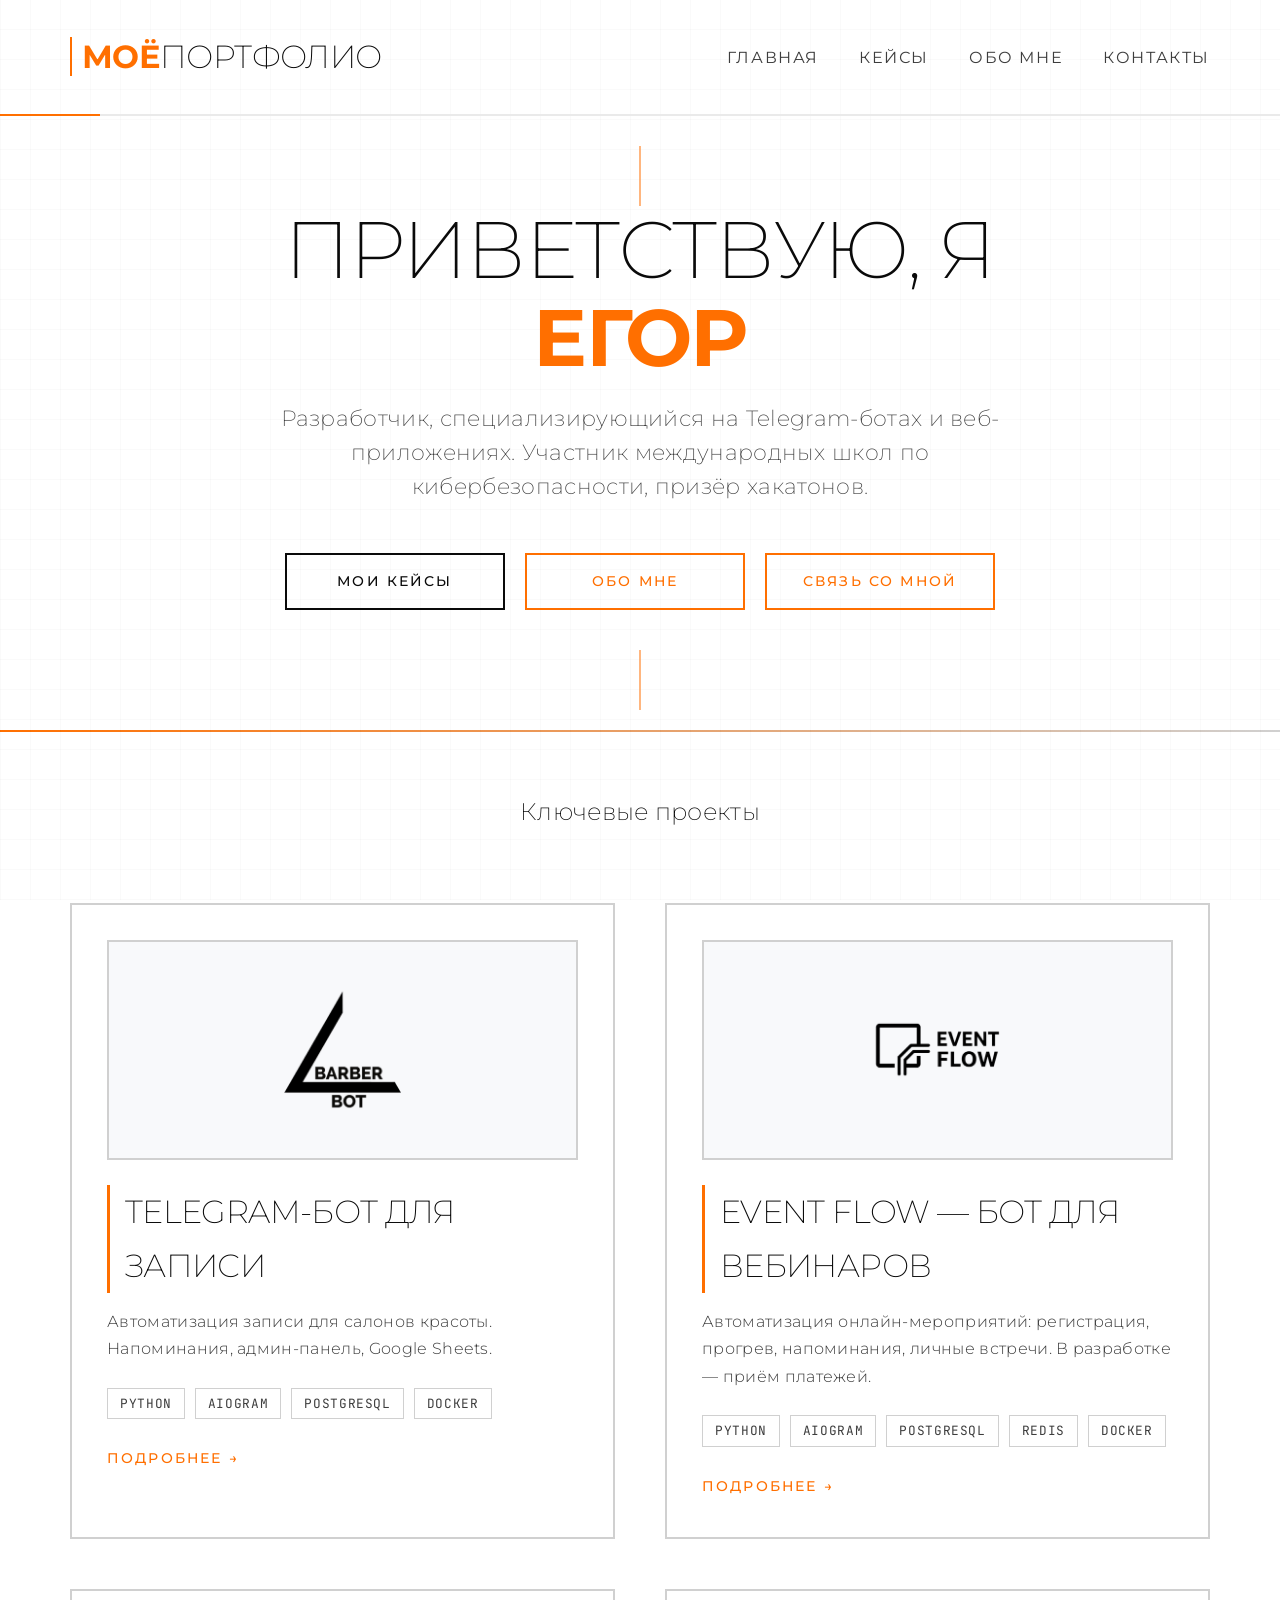
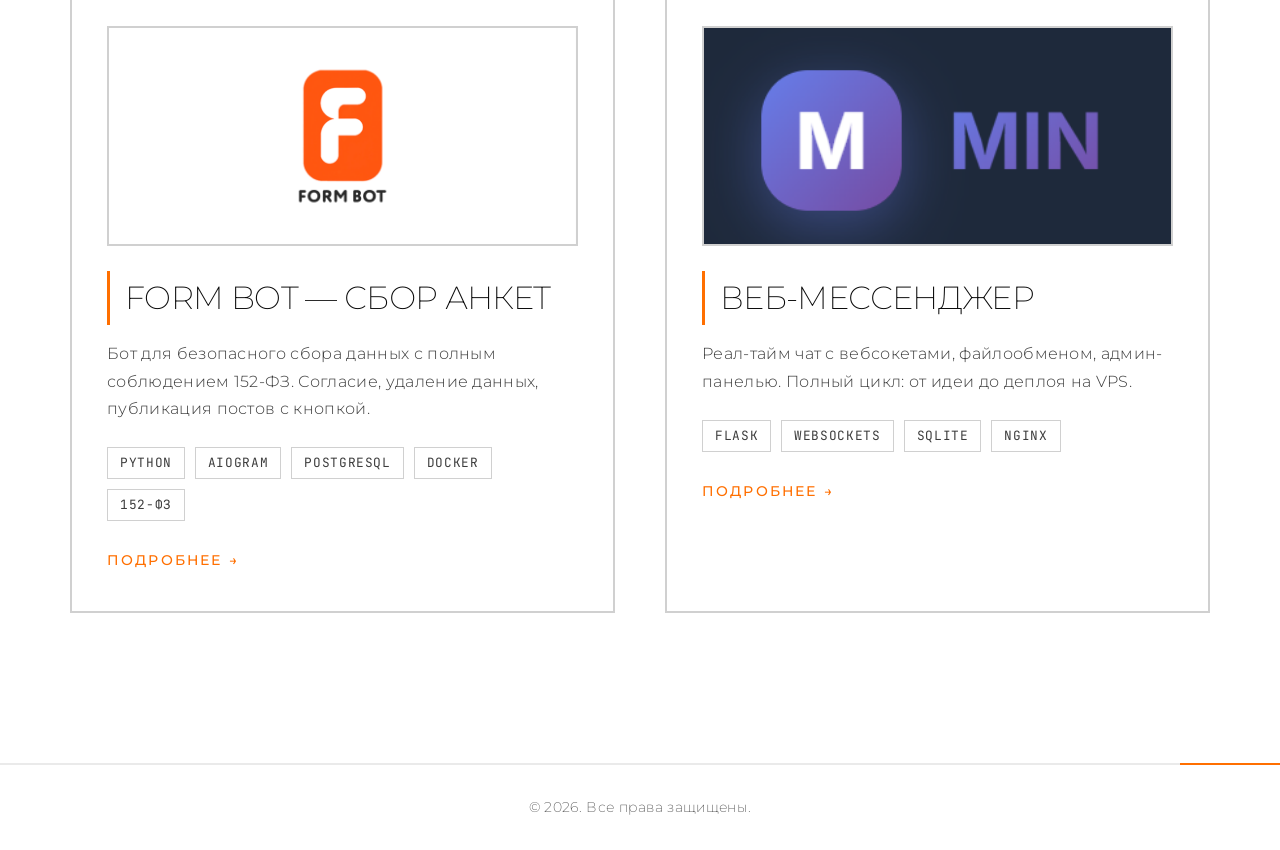
<file: index.html>
<!DOCTYPE html>
<html lang="ru">
<head>
    <meta charset="UTF-8">
    <meta name="viewport" content="width=device-width, initial-scale=1.0">
    <title>Моё портфолио</title>
    <link rel="stylesheet" href="css/style.css">
    <link rel="stylesheet" href="https://cdnjs.cloudflare.com/ajax/libs/font-awesome/6.0.0-beta3/css/all.min.css">
</head>
<body>
<header>
    <div class="container">
        <div class="logo">
            <a href="index.html"><span>Моё</span>Портфолио</a>
        </div>
        <nav>
            <ul>
                <li><a href="index.html">Главная</a></li>
                <li><a href="cases.html">Кейсы</a></li>
                <li><a href="about.html">Обо мне</a></li>
                <li><a href="contact.html">Контакты</a></li>
            </ul>
        </nav>
    </div>
</header>

<main>
    <section class="hero">
        <div class="container">
            <h1>Приветствую, я <span>Егор</span></h1>
            <p>Разработчик, специализирующийся на Telegram-ботах и веб-приложениях. Участник международных школ по кибербезопасности, призёр хакатонов.</p>
            <div class="hero-buttons">
                <a href="cases.html" class="btn">Мои кейсы</a>
                <a href="about.html" class="btn btn-outline">Обо мне</a>
                <a href="contact.html" class="btn btn-outline">Связь со мной</a>
            </div>
        </div>
    </section>

    <div class="divider"></div>

    <section class="container">
        <h2 style="text-align: center; margin: 60px 0 20px; font-weight: 200;">Ключевые проекты</h2>
        <div class="card-grid">
            <!-- Карточка 1: Telegram-бот для записи -->
            <div class="card">
                <div class="card-image">
                    <img src="images/bot-screenshot1.jpg" alt="Telegram-бот для записи">
                </div>
                <div class="card-content">
                    <h3>Telegram-бот для записи</h3>
                    <p>Автоматизация записи для салонов красоты. Напоминания, админ-панель, Google Sheets.</p>
                    <div class="card-tags">
                        <span class="tag">Python</span>
                        <span class="tag">aiogram</span>
                        <span class="tag">PostgreSQL</span>
                        <span class="tag">Docker</span>
                    </div>
                    <a href="case-bot.html" class="card-link">Подробнее →</a>
                </div>
            </div>

            <!-- Карточка 2: Event Flow -->
            <div class="card">
                <div class="card-image">
                    <img src="images/eventflow-screenshot.jpg" alt="Бот для вебинаров">
                </div>
                <div class="card-content">
                    <h3>Event Flow — бот для вебинаров</h3>
                    <p>Автоматизация онлайн‑мероприятий: регистрация, прогрев, напоминания, личные встречи. В разработке — приём платежей.</p>
                    <div class="card-tags">
                        <span class="tag">Python</span>
                        <span class="tag">aiogram</span>
                        <span class="tag">PostgreSQL</span>
                        <span class="tag">Redis</span>
                        <span class="tag">Docker</span>
                    </div>
                    <a href="case-eventflow.html" class="card-link">Подробнее →</a>
                </div>
            </div>

            <!-- Карточка 3: Form Bot -->
            <div class="card">
                <div class="card-image">
                    <img src="images/formbot-screenshot1.png" alt="Form Bot — сбор анкет">
                </div>
                <div class="card-content">
                    <h3>Form Bot — сбор анкет</h3>
                    <p>Бот для безопасного сбора данных с полным соблюдением 152-ФЗ. Согласие, удаление данных, публикация постов с кнопкой.</p>
                    <div class="card-tags">
                        <span class="tag">Python</span>
                        <span class="tag">aiogram</span>
                        <span class="tag">PostgreSQL</span>
                        <span class="tag">Docker</span>
                        <span class="tag">152-ФЗ</span>
                    </div>
                    <a href="case-formbot.html" class="card-link">Подробнее →</a>
                </div>
            </div>

            <!-- Карточка 4: Веб-мессенджер (последний) -->
            <div class="card">
                <div class="card-image">
                    <img src="images/messenger-preview.png" alt="Веб-мессенджер">
                </div>
                <div class="card-content">
                    <h3>Веб-мессенджер</h3>
                    <p>Реал-тайм чат с вебсокетами, файлообменом, админ-панелью. Полный цикл: от идеи до деплоя на VPS.</p>
                    <div class="card-tags">
                        <span class="tag">Flask</span>
                        <span class="tag">WebSockets</span>
                        <span class="tag">SQLite</span>
                        <span class="tag">Nginx</span>
                    </div>
                    <a href="case-messenger.html" class="card-link">Подробнее →</a>
                </div>
            </div>
        </div>
    </section>
</main>

<footer>
    <div class="container">
        <p>&copy; 2026. Все права защищены.</p>
    </div>
</footer>
</body>
</html>
</file>
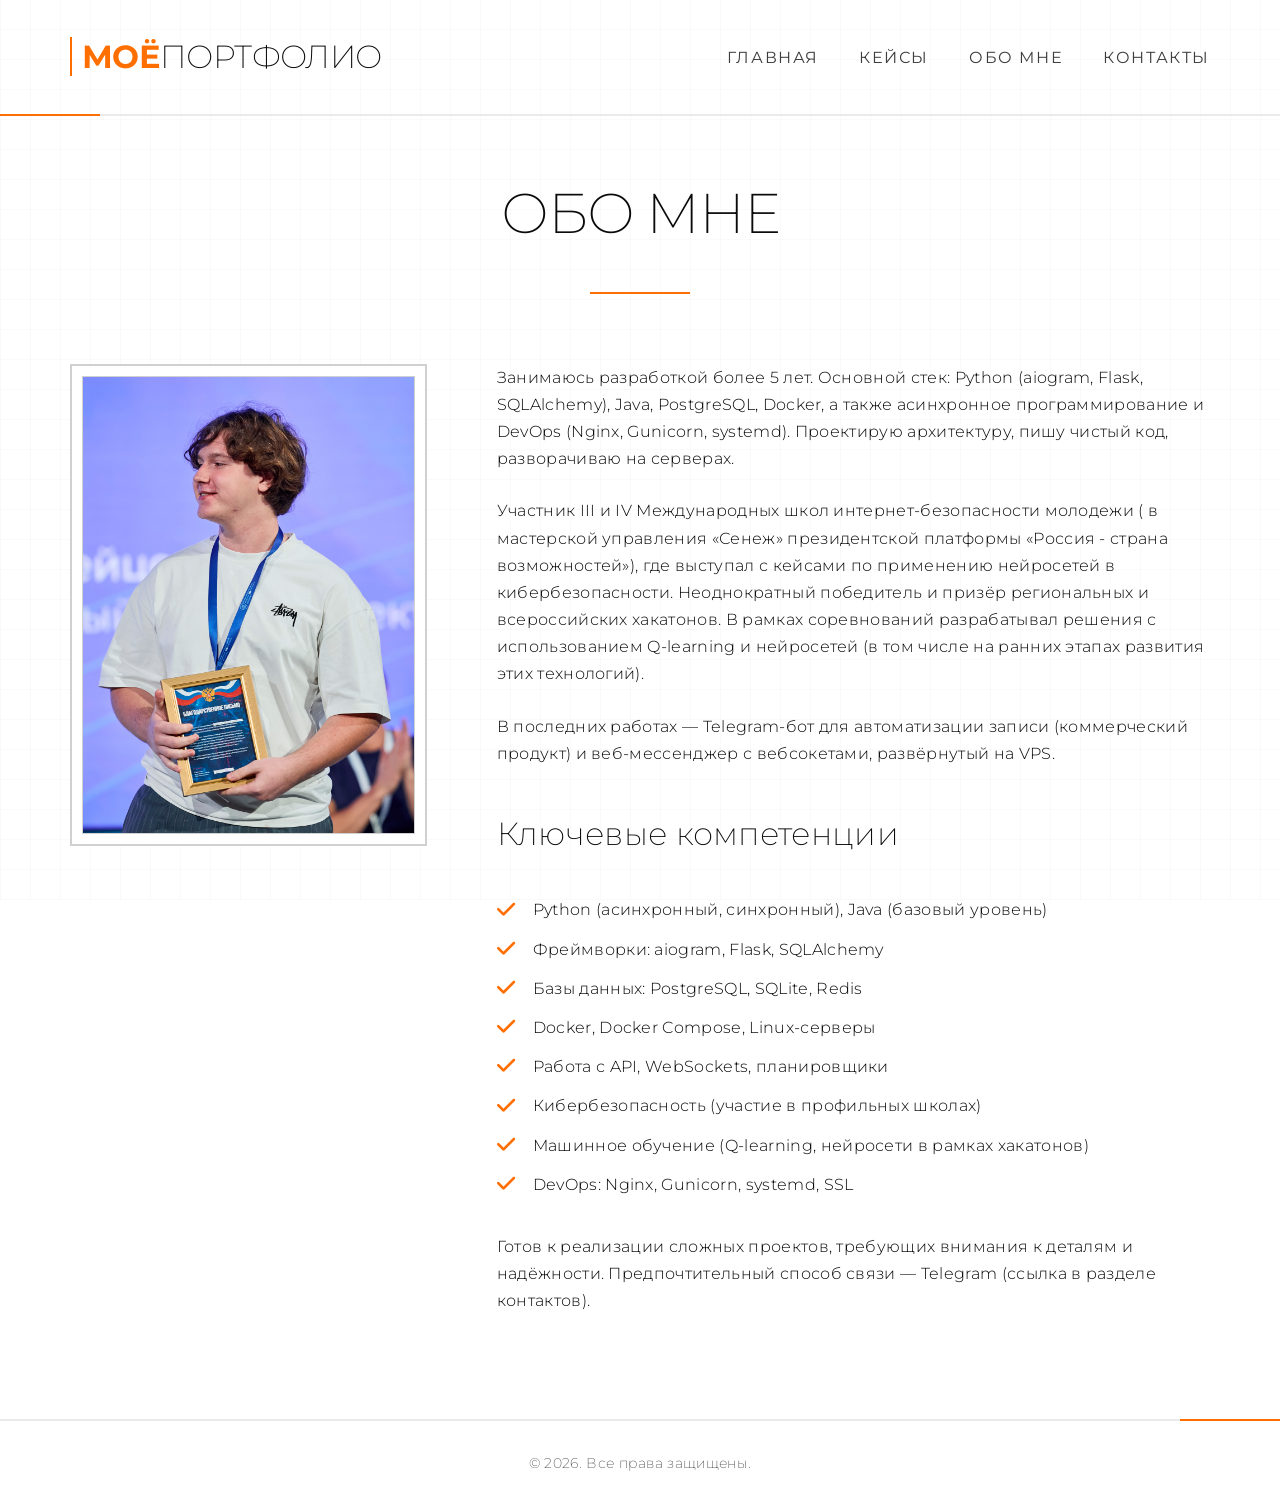
<file: about.html>
<!DOCTYPE html>
<html lang="ru">
<head>
    <meta charset="UTF-8">
    <meta name="viewport" content="width=device-width, initial-scale=1.0">
    <title>Обо мне</title>
    <link rel="stylesheet" href="css/style.css">
    <link rel="stylesheet" href="https://cdnjs.cloudflare.com/ajax/libs/font-awesome/6.0.0-beta3/css/all.min.css">
</head>
<body>
<header>
    <div class="container">
        <div class="logo">
            <a href="index.html"><span>Моё</span>Портфолио</a>
        </div>
        <nav>
            <ul>
                <li><a href="index.html">Главная</a></li>
                <li><a href="cases.html">Кейсы</a></li>
                <li><a href="about.html">Обо мне</a></li>
                <li><a href="contact.html">Контакты</a></li>
            </ul>
        </nav>
    </div>
</header>

<main>
    <div class="container">
        <div class="page-header">
            <h1>Обо мне</h1>
            <div class="line"></div>
        </div>

        <div class="about-content">
            <div class="about-image">
                <img src="images/avatar.jpg" alt="Моё фото">
            </div>
            <div class="about-text">
                <p>Занимаюсь разработкой более 5 лет. Основной стек: Python (aiogram, Flask, SQLAlchemy), Java, PostgreSQL, Docker, а также асинхронное программирование и DevOps (Nginx, Gunicorn, systemd). Проектирую архитектуру, пишу чистый код, разворачиваю на серверах.</p>

                <p>Участник III и IV Международных школ интернет-безопасности молодежи ( в мастерской управления «Сенеж» президентской платформы «Россия - страна возможностей»), где выступал с кейсами по применению нейросетей в кибербезопасности. Неоднократный победитель и призёр региональных и всероссийских хакатонов. В рамках соревнований разрабатывал решения с использованием Q-learning и нейросетей (в том числе на ранних этапах развития этих технологий).</p>

                <p>В последних работах — Telegram-бот для автоматизации записи (коммерческий продукт) и веб-мессенджер с вебсокетами, развёрнутый на VPS.</p>

                <h3 style="margin: 40px 0 20px; font-weight: 200; font-size: 2rem;">Ключевые компетенции</h3>
                <ul>
                    <li><i class="fas fa-check"></i> Python (асинхронный, синхронный), Java (базовый уровень)</li>
                    <li><i class="fas fa-check"></i> Фреймворки: aiogram, Flask, SQLAlchemy</li>
                    <li><i class="fas fa-check"></i> Базы данных: PostgreSQL, SQLite, Redis</li>
                    <li><i class="fas fa-check"></i> Docker, Docker Compose, Linux-серверы</li>
                    <li><i class="fas fa-check"></i> Работа с API, WebSockets, планировщики</li>
                    <li><i class="fas fa-check"></i> Кибербезопасность (участие в профильных школах)</li>
                    <li><i class="fas fa-check"></i> Машинное обучение (Q-learning, нейросети в рамках хакатонов)</li>
                    <li><i class="fas fa-check"></i> DevOps: Nginx, Gunicorn, systemd, SSL</li>
                </ul>

                <p style="margin-top: 30px;">Готов к реализации сложных проектов, требующих внимания к деталям и надёжности. Предпочтительный способ связи — Telegram (ссылка в разделе контактов).</p>
            </div>
        </div>
    </div>
</main>

<footer>
    <div class="container">
        <p>&copy; 2026. Все права защищены.</p>
    </div>
</footer>
</body>

</html>
</file>
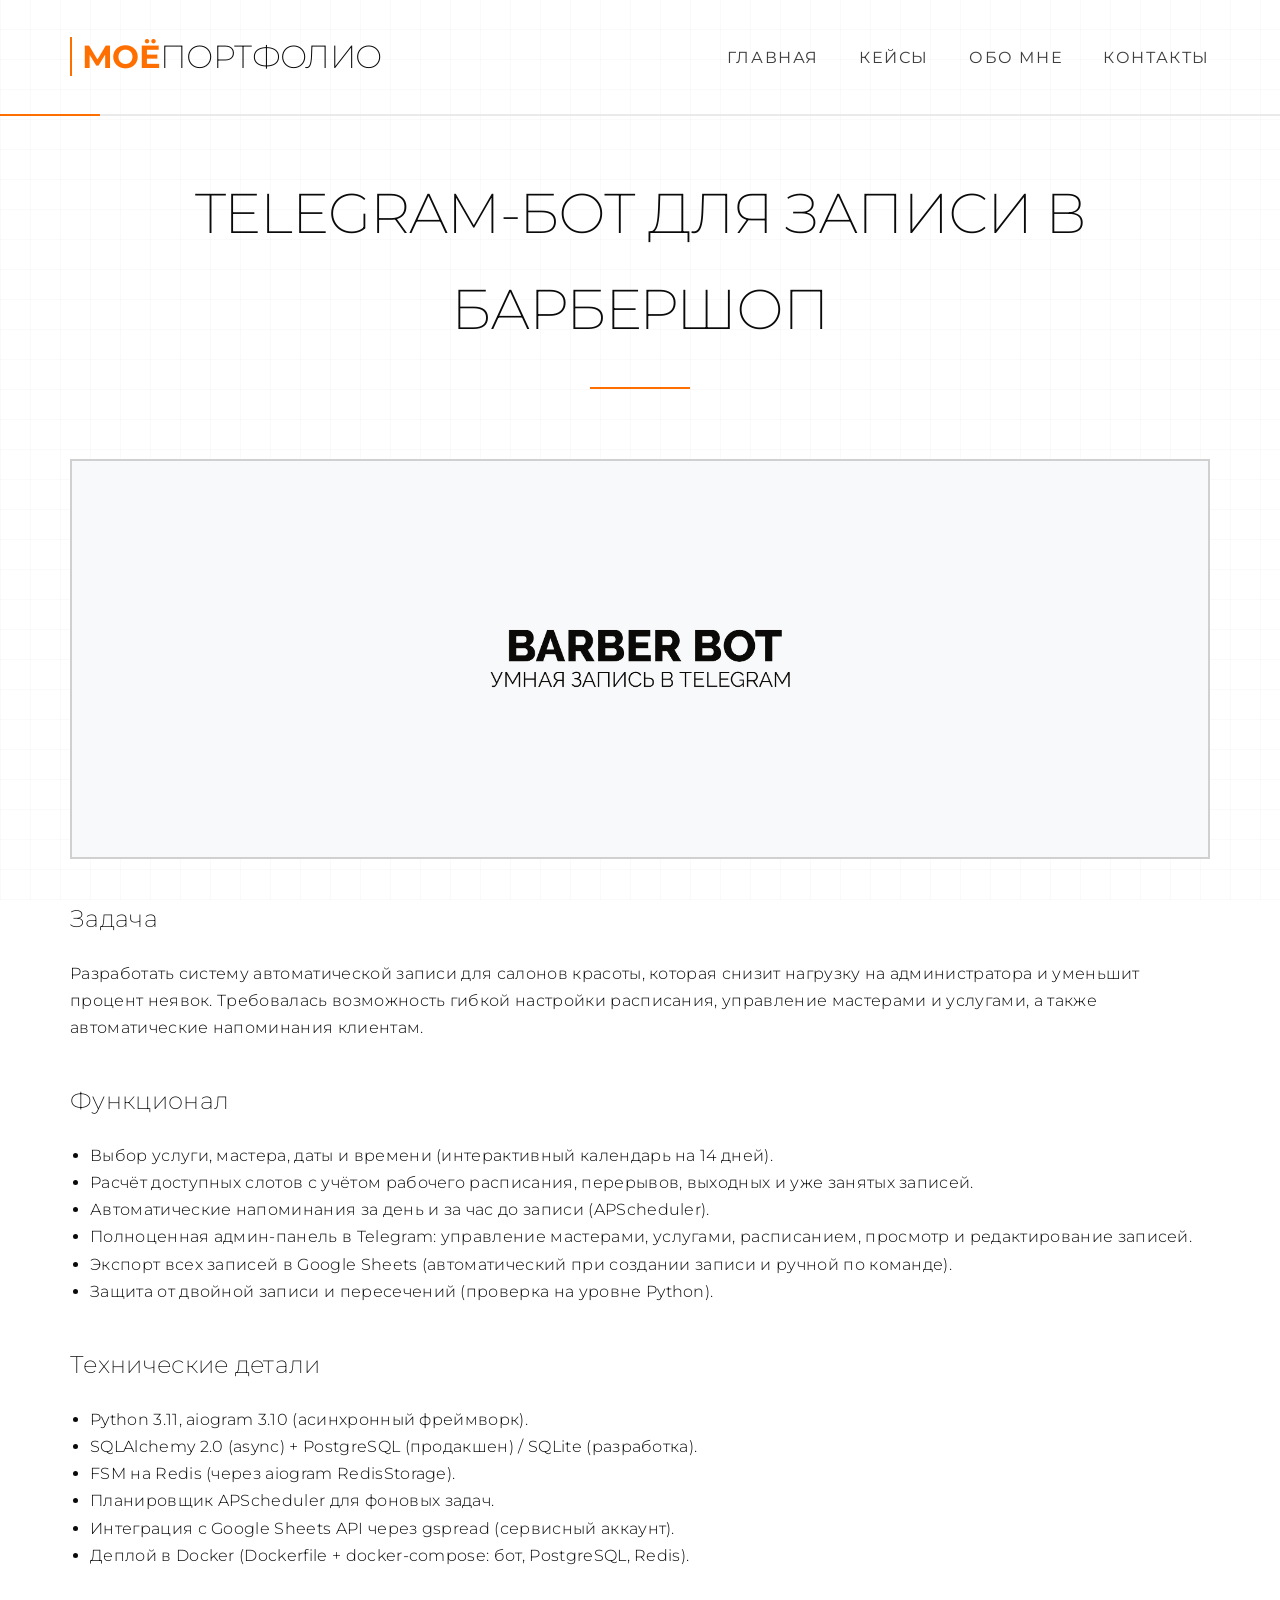
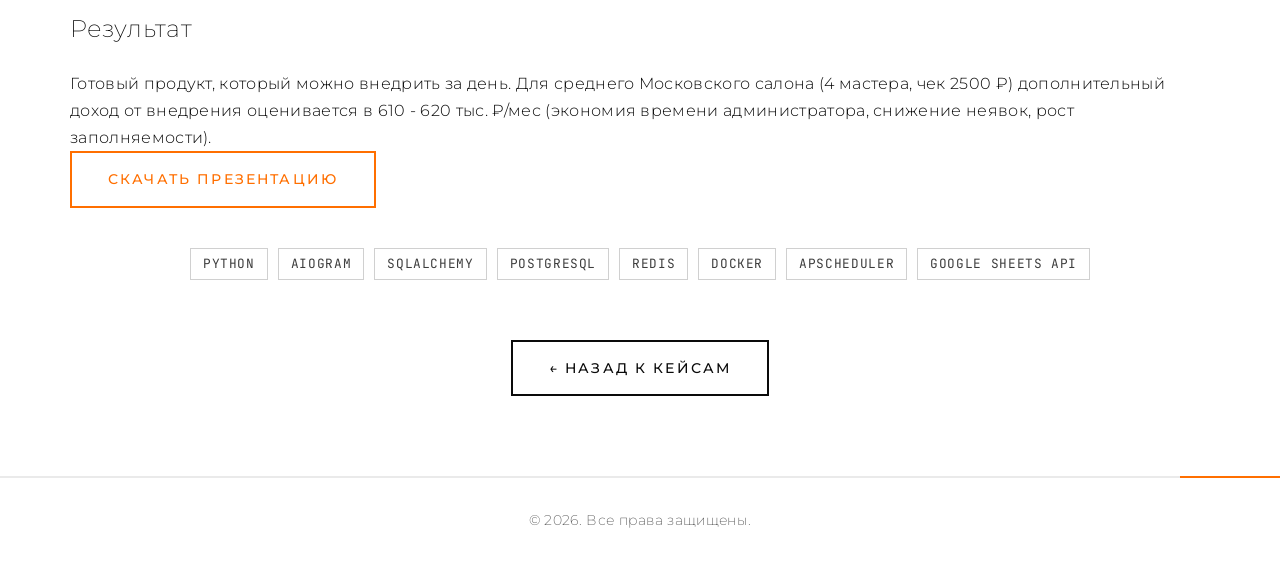
<file: case-bot.html>
<!DOCTYPE html>
<html lang="ru">
<head>
    <meta charset="UTF-8">
    <meta name="viewport" content="width=device-width, initial-scale=1.0">
    <title>Telegram-бот для записи</title>
    <link rel="stylesheet" href="css/style.css">
    <link rel="stylesheet" href="https://cdnjs.cloudflare.com/ajax/libs/font-awesome/6.0.0-beta3/css/all.min.css">
</head>
<body>
<header>
    <div class="container">
        <div class="logo">
            <a href="index.html"><span>Моё</span>Портфолио</a>
        </div>
        <nav>
            <ul>
                <li><a href="index.html">Главная</a></li>
                <li><a href="cases.html">Кейсы</a></li>
                <li><a href="about.html">Обо мне</a></li>
                <li><a href="contact.html">Контакты</a></li>
            </ul>
        </nav>
    </div>
</header>

<main>
    <div class="container">
        <div class="page-header">
            <h1>Telegram-бот для записи в барбершоп</h1>
            <div class="line"></div>
        </div>

        <div class="card" style="margin-bottom: 40px; border: none; padding: 0;">
            <div class="card-image" style="height: 400px;">
                <img src="images/bot-screenshot.jpg" alt="Скриншот бота">
            </div>
        </div>

        <div style="margin-bottom: 40px;">
            <h2 style="font-weight: 200; margin-bottom: 20px;">Задача</h2>
            <p>Разработать систему автоматической записи для салонов красоты, которая снизит нагрузку на администратора и уменьшит процент неявок. Требовалась возможность гибкой настройки расписания, управление мастерами и услугами, а также автоматические напоминания клиентам.</p>
        </div>

        <div style="margin-bottom: 40px;">
            <h2 style="font-weight: 200; margin-bottom: 20px;">Функционал</h2>
            <ul style="margin-left: 20px;">
                <li>Выбор услуги, мастера, даты и времени (интерактивный календарь на 14 дней).</li>
                <li>Расчёт доступных слотов с учётом рабочего расписания, перерывов, выходных и уже занятых записей.</li>
                <li>Автоматические напоминания за день и за час до записи (APScheduler).</li>
                <li>Полноценная админ-панель в Telegram: управление мастерами, услугами, расписанием, просмотр и редактирование записей.</li>
                <li>Экспорт всех записей в Google Sheets (автоматический при создании записи и ручной по команде).</li>
                <li>Защита от двойной записи и пересечений (проверка на уровне Python).</li>
            </ul>
        </div>

        <div style="margin-bottom: 40px;">
            <h2 style="font-weight: 200; margin-bottom: 20px;">Технические детали</h2>
            <ul style="margin-left: 20px;">
                <li>Python 3.11, aiogram 3.10 (асинхронный фреймворк).</li>
                <li>SQLAlchemy 2.0 (async) + PostgreSQL (продакшен) / SQLite (разработка).</li>
                <li>FSM на Redis (через aiogram RedisStorage).</li>
                <li>Планировщик APScheduler для фоновых задач.</li>
                <li>Интеграция с Google Sheets API через gspread (сервисный аккаунт).</li>
                <li>Деплой в Docker (Dockerfile + docker-compose: бот, PostgreSQL, Redis).</li>
            </ul>
        </div>

        <div style="margin-bottom: 40px;">
            <h2 style="font-weight: 200; margin-bottom: 20px;">Результат</h2>
            <p>Готовый продукт, который можно внедрить за день. Для среднего Московского салона (4 мастера, чек 2500 ₽) дополнительный доход от внедрения оценивается в 610 - 620 тыс. ₽/мес (экономия времени администратора, снижение неявок, рост заполняемости).</p>
            <p><a href="https://disk.yandex.ru/i/4PjW9qajE5Wy_w" class="btn btn-outline" style="margin-right: 20px;">Скачать презентацию</a></p>
        </div>

        <div class="card-tags" style="justify-content: center;">
            <span class="tag">Python</span>
            <span class="tag">aiogram</span>
            <span class="tag">SQLAlchemy</span>
            <span class="tag">PostgreSQL</span>
            <span class="tag">Redis</span>
            <span class="tag">Docker</span>
            <span class="tag">APScheduler</span>
            <span class="tag">Google Sheets API</span>
        </div>

        <div style="text-align: center; margin-top: 60px;">
            <a href="cases.html" class="btn">← Назад к кейсам</a>
        </div>
    </div>
</main>

<footer>
    <div class="container">
        <p>&copy; 2026. Все права защищены.</p>
    </div>
</footer>
</body>
</html>
</file>
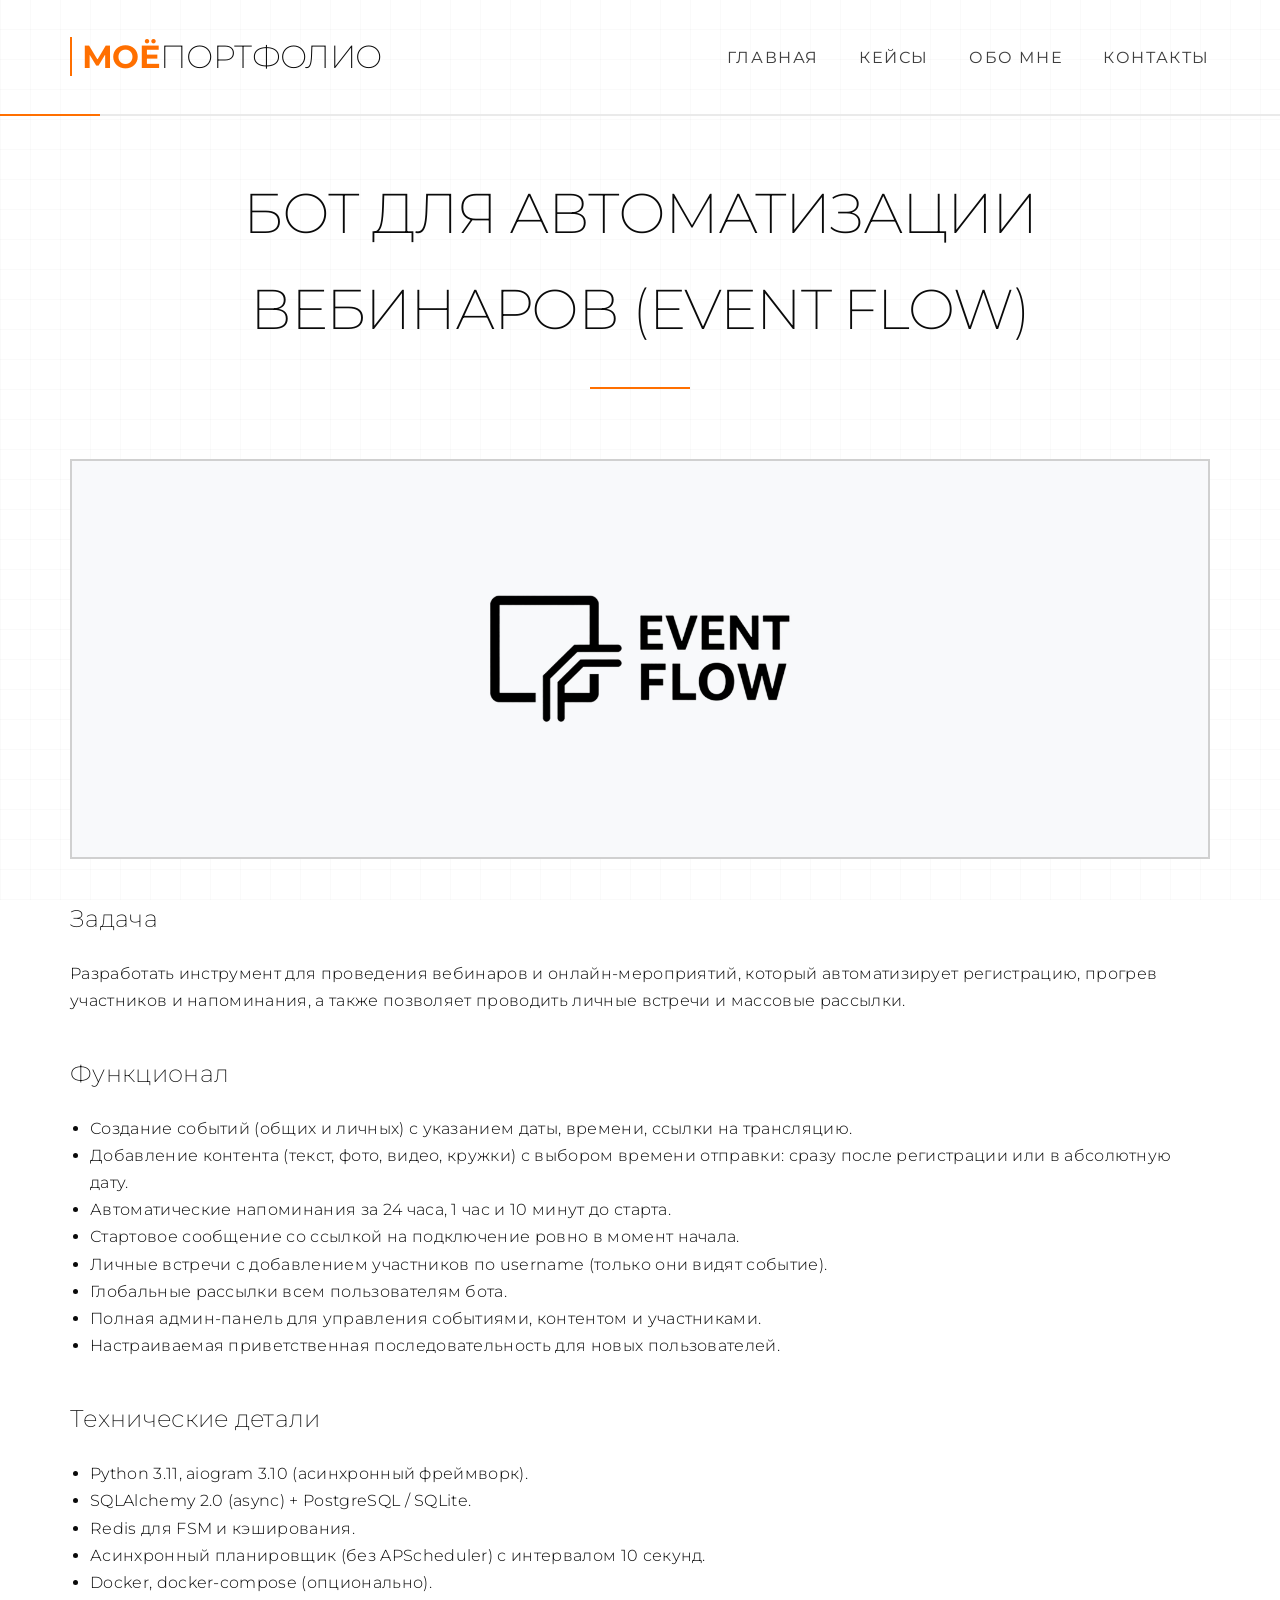
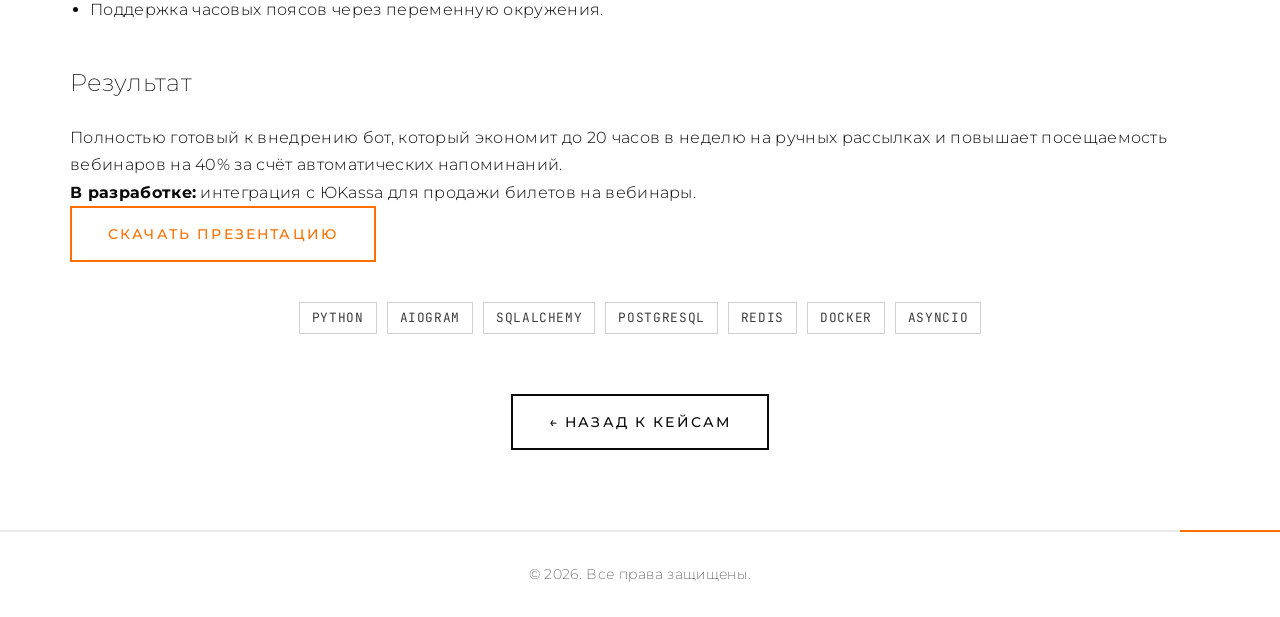
<file: case-eventflow.html>
<!DOCTYPE html>
<html lang="ru">
<head>
    <meta charset="UTF-8">
    <meta name="viewport" content="width=device-width, initial-scale=1.0">
    <title>Бот для вебинаров (Event Flow)</title>
    <link rel="stylesheet" href="css/style.css">
    <link rel="stylesheet" href="https://cdnjs.cloudflare.com/ajax/libs/font-awesome/6.0.0-beta3/css/all.min.css">
</head>
<body>
<header>
    <div class="container">
        <div class="logo">
            <a href="index.html"><span>Моё</span>Портфолио</a>
        </div>
        <nav>
            <ul>
                <li><a href="index.html">Главная</a></li>
                <li><a href="cases.html">Кейсы</a></li>
                <li><a href="about.html">Обо мне</a></li>
                <li><a href="contact.html">Контакты</a></li>
            </ul>
        </nav>
    </div>
</header>

<main>
    <div class="container">
        <div class="page-header">
            <h1>Бот для автоматизации вебинаров (Event Flow)</h1>
            <div class="line"></div>
        </div>

        <div class="card" style="margin-bottom: 40px; border: none; padding: 0;">
            <div class="card-image" style="height: 400px;">
                <img src="images/eventflow-screenshot.jpg" alt="Скриншот Event Flow">
            </div>
        </div>

        <div style="margin-bottom: 40px;">
            <h2 style="font-weight: 200; margin-bottom: 20px;">Задача</h2>
            <p>Разработать инструмент для проведения вебинаров и онлайн‑мероприятий, который автоматизирует регистрацию, прогрев участников и напоминания, а также позволяет проводить личные встречи и массовые рассылки.</p>
        </div>

        <div style="margin-bottom: 40px;">
            <h2 style="font-weight: 200; margin-bottom: 20px;">Функционал</h2>
            <ul style="margin-left: 20px;">
                <li>Создание событий (общих и личных) с указанием даты, времени, ссылки на трансляцию.</li>
                <li>Добавление контента (текст, фото, видео, кружки) с выбором времени отправки: сразу после регистрации или в абсолютную дату.</li>
                <li>Автоматические напоминания за 24 часа, 1 час и 10 минут до старта.</li>
                <li>Стартовое сообщение со ссылкой на подключение ровно в момент начала.</li>
                <li>Личные встречи с добавлением участников по username (только они видят событие).</li>
                <li>Глобальные рассылки всем пользователям бота.</li>
                <li>Полная админ‑панель для управления событиями, контентом и участниками.</li>
                <li>Настраиваемая приветственная последовательность для новых пользователей.</li>
            </ul>
        </div>

        <div style="margin-bottom: 40px;">
            <h2 style="font-weight: 200; margin-bottom: 20px;">Технические детали</h2>
            <ul style="margin-left: 20px;">
                <li>Python 3.11, aiogram 3.10 (асинхронный фреймворк).</li>
                <li>SQLAlchemy 2.0 (async) + PostgreSQL / SQLite.</li>
                <li>Redis для FSM и кэширования.</li>
                <li>Асинхронный планировщик (без APScheduler) с интервалом 10 секунд.</li>
                <li>Docker, docker-compose (опционально).</li>
                <li>Поддержка часовых поясов через переменную окружения.</li>
            </ul>
        </div>


        <div style="margin-bottom: 40px;">
            <h2 style="font-weight: 200; margin-bottom: 20px;">Результат</h2>
            <p>Полностью готовый к внедрению бот, который экономит до 20 часов в неделю на ручных рассылках и повышает посещаемость вебинаров на 40% за счёт автоматических напоминаний.</p>
            <p><strong>В разработке:</strong> интеграция с ЮKassa для продажи билетов на вебинары.</p>
            <p><a href="https://disk.yandex.ru/d/LDHKomAknCxXbQ" class="btn btn-outline" style="margin-right: 20px;">Скачать презентацию</a></p>
        </div>

        <div class="card-tags" style="justify-content: center;">
            <span class="tag">Python</span>
            <span class="tag">aiogram</span>
            <span class="tag">SQLAlchemy</span>
            <span class="tag">PostgreSQL</span>
            <span class="tag">Redis</span>
            <span class="tag">Docker</span>
            <span class="tag">asyncio</span>
        </div>

        <div style="text-align: center; margin-top: 60px;">
            <a href="cases.html" class="btn">← Назад к кейсам</a>
        </div>
    </div>
</main>

<footer>
    <div class="container">
        <p>&copy; 2026. Все права защищены.</p>
    </div>
</footer>
</body>
</html>
</file>
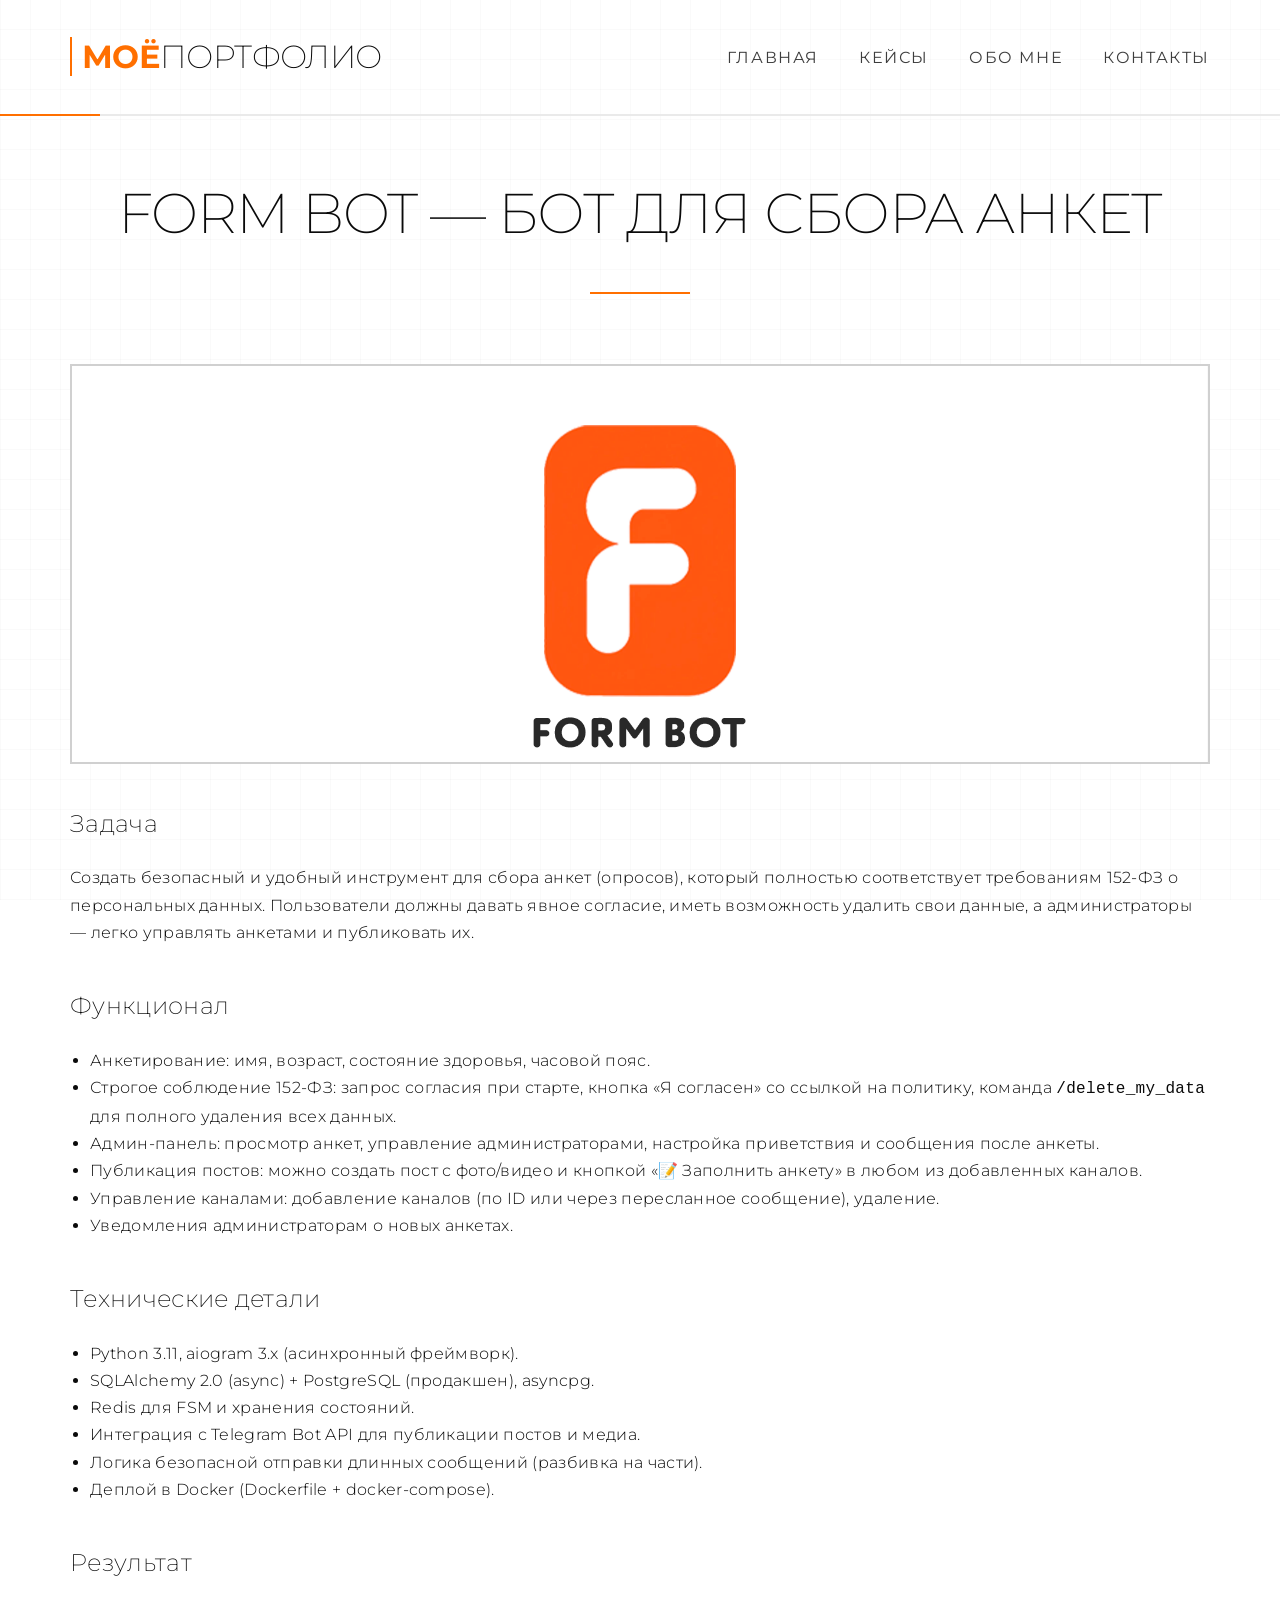
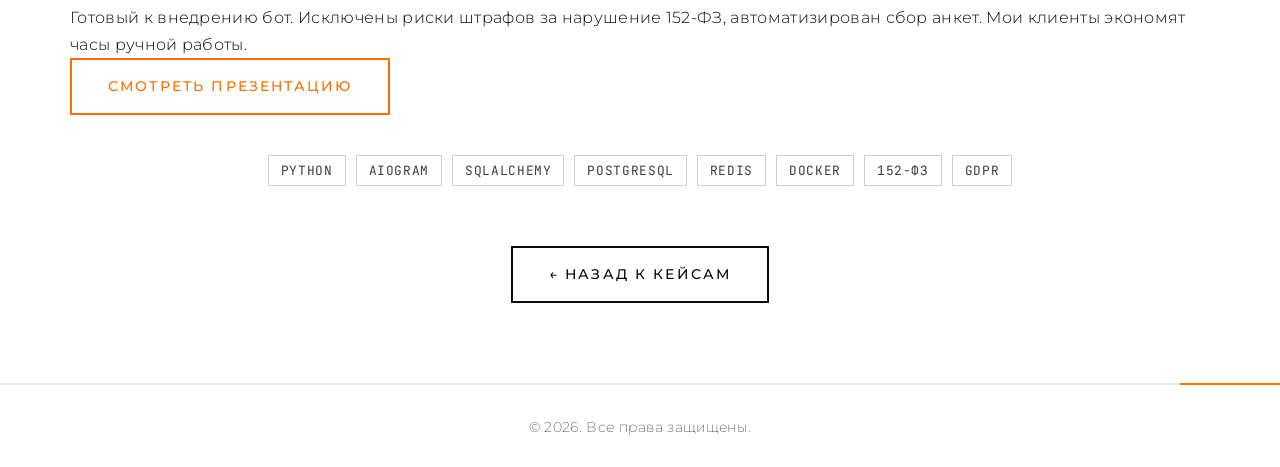
<file: case-formbot.html>
<!DOCTYPE html>
<html lang="ru">
<head>
    <meta charset="UTF-8">
    <meta name="viewport" content="width=device-width, initial-scale=1.0">
    <title>Form Bot — бот для сбора анкет</title>
    <link rel="stylesheet" href="css/style.css">
    <link rel="stylesheet" href="https://cdnjs.cloudflare.com/ajax/libs/font-awesome/6.0.0-beta3/css/all.min.css">
</head>
<body>
<header>
    <div class="container">
        <div class="logo">
            <a href="index.html"><span>Моё</span>Портфолио</a>
        </div>
        <nav>
            <ul>
                <li><a href="index.html">Главная</a></li>
                <li><a href="cases.html">Кейсы</a></li>
                <li><a href="about.html">Обо мне</a></li>
                <li><a href="contact.html">Контакты</a></li>
            </ul>
        </nav>
    </div>
</header>

<main>
    <div class="container">
        <div class="page-header">
            <h1>Form Bot — бот для сбора анкет</h1>
            <div class="line"></div>
        </div>

        <div class="card" style="margin-bottom: 40px; border: none; padding: 0;">
            <div class="card-image" style="height: 400px;">
                <img src="images/formbot-screenshot2.png" alt="Скриншот Form Bot">
            </div>
        </div>

        <div style="margin-bottom: 40px;">
            <h2 style="font-weight: 200; margin-bottom: 20px;">Задача</h2>
            <p>Создать безопасный и удобный инструмент для сбора анкет (опросов), который полностью соответствует требованиям 152-ФЗ о персональных данных. Пользователи должны давать явное согласие, иметь возможность удалить свои данные, а администраторы — легко управлять анкетами и публиковать их.</p>
        </div>

        <div style="margin-bottom: 40px;">
            <h2 style="font-weight: 200; margin-bottom: 20px;">Функционал</h2>
            <ul style="margin-left: 20px;">
                <li>Анкетирование: имя, возраст, состояние здоровья, часовой пояс.</li>
                <li>Строгое соблюдение 152-ФЗ: запрос согласия при старте, кнопка «Я согласен» со ссылкой на политику, команда <code>/delete_my_data</code> для полного удаления всех данных.</li>
                <li>Админ-панель: просмотр анкет, управление администраторами, настройка приветствия и сообщения после анкеты.</li>
                <li>Публикация постов: можно создать пост с фото/видео и кнопкой «📝 Заполнить анкету» в любом из добавленных каналов.</li>
                <li>Управление каналами: добавление каналов (по ID или через пересланное сообщение), удаление.</li>
                <li>Уведомления администраторам о новых анкетах.</li>
            </ul>
        </div>

        <div style="margin-bottom: 40px;">
            <h2 style="font-weight: 200; margin-bottom: 20px;">Технические детали</h2>
            <ul style="margin-left: 20px;">
                <li>Python 3.11, aiogram 3.x (асинхронный фреймворк).</li>
                <li>SQLAlchemy 2.0 (async) + PostgreSQL (продакшен), asyncpg.</li>
                <li>Redis для FSM и хранения состояний.</li>
                <li>Интеграция с Telegram Bot API для публикации постов и медиа.</li>
                <li>Логика безопасной отправки длинных сообщений (разбивка на части).</li>
                <li>Деплой в Docker (Dockerfile + docker-compose).</li>
            </ul>
        </div>

        <div style="margin-bottom: 40px;">
            <h2 style="font-weight: 200; margin-bottom: 20px;">Результат</h2>
            <p>Готовый к внедрению бот. Исключены риски штрафов за нарушение 152-ФЗ, автоматизирован сбор анкет. Мои клиенты экономят часы ручной работы.</p>
            <p><a href="https://disk.yandex.ru/i/HcmfnWKfdTFy_A" class="btn btn-outline" style="margin-right: 20px;">Смотреть презентацию</a></p>
        </div>

        <div class="card-tags" style="justify-content: center;">
            <span class="tag">Python</span>
            <span class="tag">aiogram</span>
            <span class="tag">SQLAlchemy</span>
            <span class="tag">PostgreSQL</span>
            <span class="tag">Redis</span>
            <span class="tag">Docker</span>
            <span class="tag">152-ФЗ</span>
            <span class="tag">GDPR</span>
        </div>

        <div style="text-align: center; margin-top: 60px;">
            <a href="cases.html" class="btn">← Назад к кейсам</a>
        </div>
    </div>
</main>

<footer>
    <div class="container">
        <p>&copy; 2026. Все права защищены.</p>
    </div>
</footer>
</body>
</html>
</file>
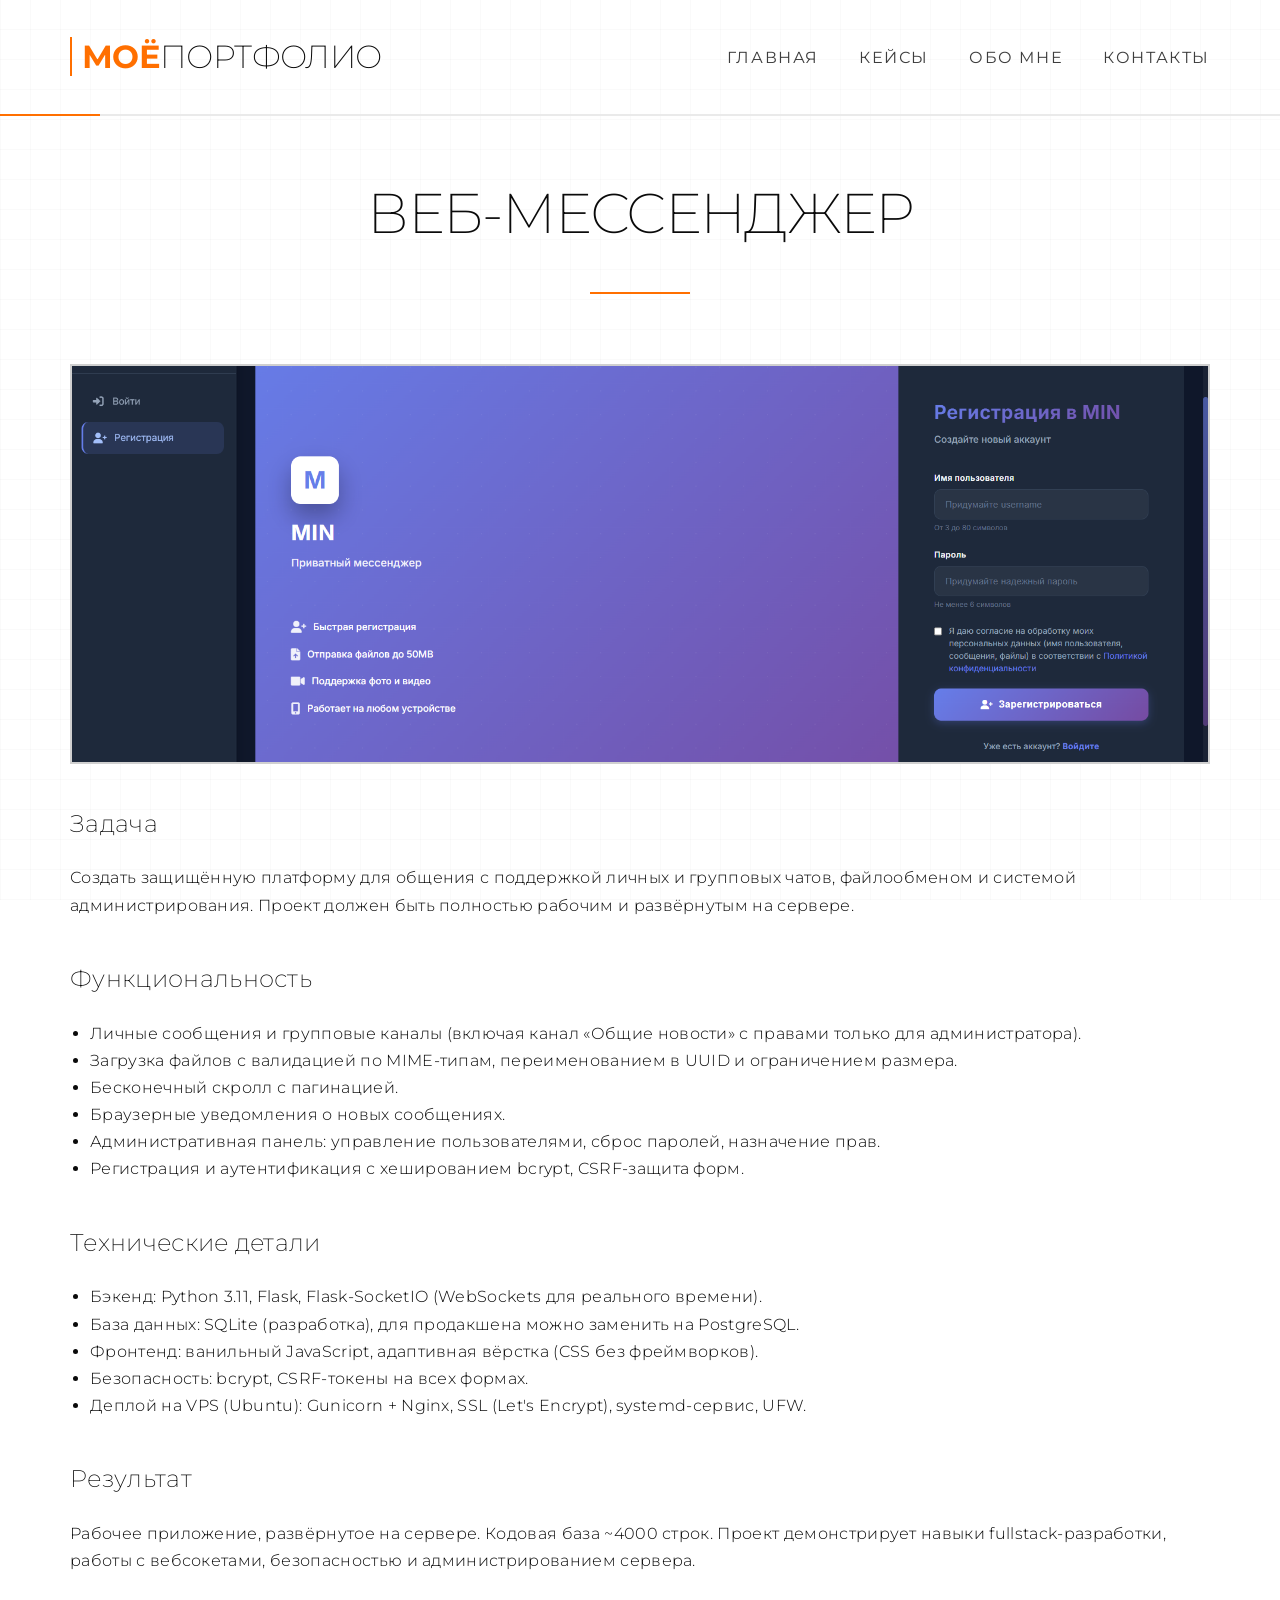
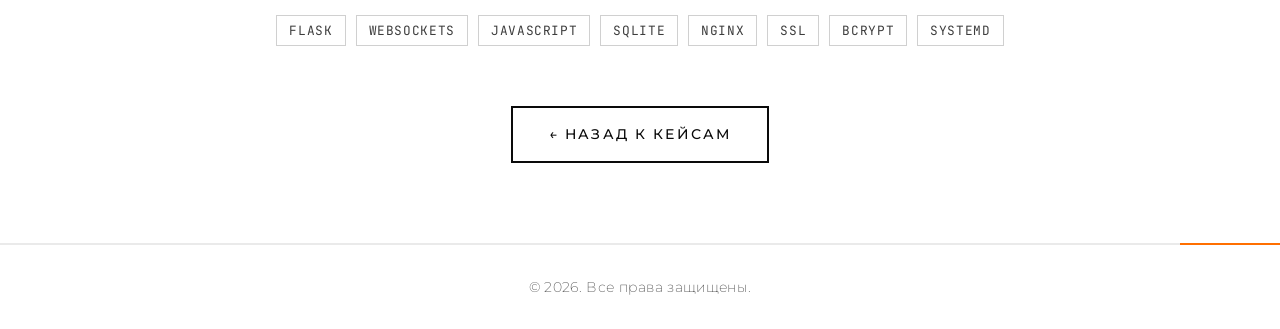
<file: case-messenger.html>
<!DOCTYPE html>
<html lang="ru">
<head>
    <meta charset="UTF-8">
    <meta name="viewport" content="width=device-width, initial-scale=1.0">
    <title>Веб-мессенджер</title>
    <link rel="stylesheet" href="css/style.css">
    <link rel="stylesheet" href="https://cdnjs.cloudflare.com/ajax/libs/font-awesome/6.0.0-beta3/css/all.min.css">
</head>
<body>
<header>
    <div class="container">
        <div class="logo">
            <a href="index.html"><span>Моё</span>Портфолио</a>
        </div>
        <nav>
            <ul>
                <li><a href="index.html">Главная</a></li>
                <li><a href="cases.html">Кейсы</a></li>
                <li><a href="about.html">Обо мне</a></li>
                <li><a href="contact.html">Контакты</a></li>
            </ul>
        </nav>
    </div>
</header>

<main>
    <div class="container">
        <div class="page-header">
            <h1>Веб-мессенджер</h1>
            <div class="line"></div>
        </div>

        <div class="card" style="margin-bottom: 40px; border: none; padding: 0;">
            <div class="card-image" style="height: 400px;">
                <img src="images/messenger-screenshot.png" alt="Скриншот мессенджера">
            </div>
        </div>

        <div style="margin-bottom: 40px;">
            <h2 style="font-weight: 200; margin-bottom: 20px;">Задача</h2>
            <p>Создать защищённую платформу для общения с поддержкой личных и групповых чатов, файлообменом и системой администрирования. Проект должен быть полностью рабочим и развёрнутым на сервере.</p>
        </div>

        <div style="margin-bottom: 40px;">
            <h2 style="font-weight: 200; margin-bottom: 20px;">Функциональность</h2>
            <ul style="margin-left: 20px;">
                <li>Личные сообщения и групповые каналы (включая канал «Общие новости» с правами только для администратора).</li>
                <li>Загрузка файлов с валидацией по MIME-типам, переименованием в UUID и ограничением размера.</li>
                <li>Бесконечный скролл с пагинацией.</li>
                <li>Браузерные уведомления о новых сообщениях.</li>
                <li>Административная панель: управление пользователями, сброс паролей, назначение прав.</li>
                <li>Регистрация и аутентификация с хешированием bcrypt, CSRF-защита форм.</li>
            </ul>
        </div>

        <div style="margin-bottom: 40px;">
            <h2 style="font-weight: 200; margin-bottom: 20px;">Технические детали</h2>
            <ul style="margin-left: 20px;">
                <li>Бэкенд: Python 3.11, Flask, Flask-SocketIO (WebSockets для реального времени).</li>
                <li>База данных: SQLite (разработка), для продакшена можно заменить на PostgreSQL.</li>
                <li>Фронтенд: ванильный JavaScript, адаптивная вёрстка (CSS без фреймворков).</li>
                <li>Безопасность: bcrypt, CSRF-токены на всех формах.</li>
                <li>Деплой на VPS (Ubuntu): Gunicorn + Nginx, SSL (Let's Encrypt), systemd-сервис, UFW.</li>
            </ul>
        </div>

        <div style="margin-bottom: 40px;">
            <h2 style="font-weight: 200; margin-bottom: 20px;">Результат</h2>
            <p>Рабочее приложение, развёрнутое на сервере. Кодовая база ~4000 строк. Проект демонстрирует навыки fullstack-разработки, работы с вебсокетами, безопасностью и администрированием сервера.</p>
        </div>

        <div class="card-tags" style="justify-content: center;">
            <span class="tag">Flask</span>
            <span class="tag">WebSockets</span>
            <span class="tag">JavaScript</span>
            <span class="tag">SQLite</span>
            <span class="tag">Nginx</span>
            <span class="tag">SSL</span>
            <span class="tag">bcrypt</span>
            <span class="tag">systemd</span>
        </div>

        <div style="text-align: center; margin-top: 60px;">
            <a href="cases.html" class="btn">← Назад к кейсам</a>
        </div>
    </div>
</main>

<footer>
    <div class="container">
        <p>&copy; 2026. Все права защищены.</p>
    </div>
</footer>
</body>
</html>
</file>
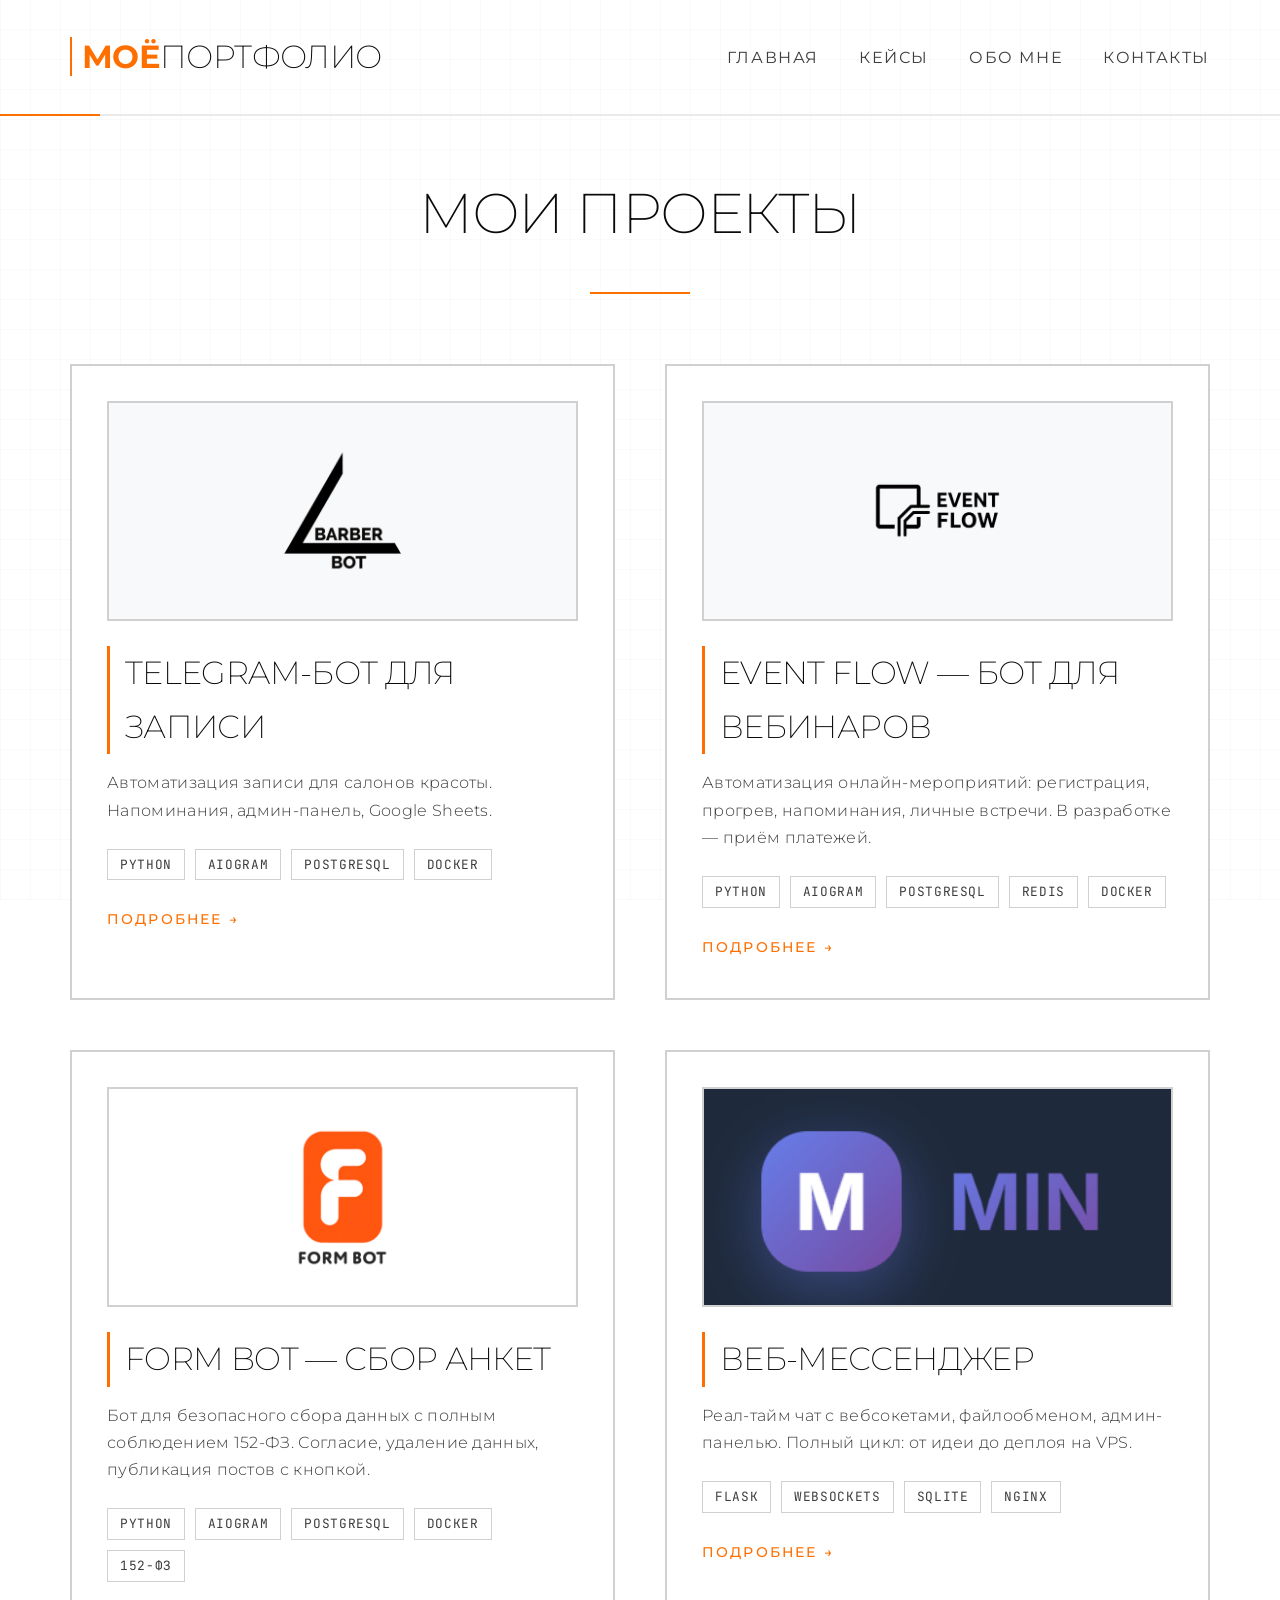
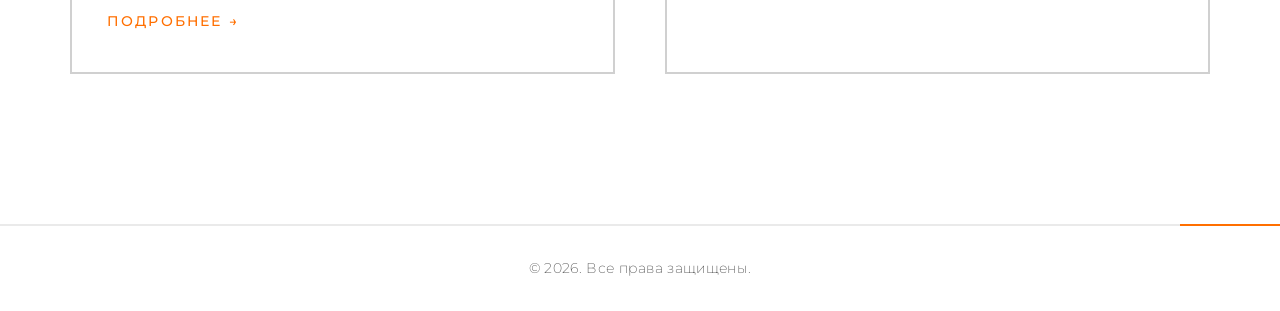
<file: cases.html>
<!DOCTYPE html>
<html lang="ru">
<head>
    <meta charset="UTF-8">
    <meta name="viewport" content="width=device-width, initial-scale=1.0">
    <title>Кейсы</title>
    <link rel="stylesheet" href="css/style.css">
    <link rel="stylesheet" href="https://cdnjs.cloudflare.com/ajax/libs/font-awesome/6.0.0-beta3/css/all.min.css">
</head>
<body>
<header>
    <div class="container">
        <div class="logo">
            <a href="index.html"><span>Моё</span>Портфолио</a>
        </div>
        <nav>
            <ul>
                <li><a href="index.html">Главная</a></li>
                <li><a href="cases.html">Кейсы</a></li>
                <li><a href="about.html">Обо мне</a></li>
                <li><a href="contact.html">Контакты</a></li>
            </ul>
        </nav>
    </div>
</header>

<main>
    <div class="container">
        <div class="page-header">
            <h1>Мои проекты</h1>
            <div class="line"></div>
        </div>

        <div class="card-grid">
            <!-- Карточка Telegram-бота для записи -->
            <div class="card">
                <div class="card-image">
                    <img src="images/bot-screenshot1.jpg" alt="Telegram-бот для записи">
                </div>
                <div class="card-content">
                    <h3>Telegram-бот для записи</h3>
                    <p>Автоматизация записи для салонов красоты. Напоминания, админ-панель, Google Sheets.</p>
                    <div class="card-tags">
                        <span class="tag">Python</span>
                        <span class="tag">aiogram</span>
                        <span class="tag">PostgreSQL</span>
                        <span class="tag">Docker</span>
                    </div>
                    <a href="case-bot.html" class="card-link">Подробнее →</a>
                </div>
            </div>

            <!-- Карточка Event Flow -->
            <div class="card">
                <div class="card-image">
                    <img src="images/eventflow-screenshot.jpg" alt="Бот для вебинаров">
                </div>
                <div class="card-content">
                    <h3>Event Flow — бот для вебинаров</h3>
                    <p>Автоматизация онлайн‑мероприятий: регистрация, прогрев, напоминания, личные встречи. В разработке — приём платежей.</p>
                    <div class="card-tags">
                        <span class="tag">Python</span>
                        <span class="tag">aiogram</span>
                        <span class="tag">PostgreSQL</span>
                        <span class="tag">Redis</span>
                        <span class="tag">Docker</span>
                    </div>
                    <a href="case-eventflow.html" class="card-link">Подробнее →</a>
                </div>
            </div>

            <!-- Карточка Form Bot -->
            <div class="card">
                <div class="card-image">
                    <img src="images/formbot-screenshot1.png" alt="Form Bot — сбор анкет">
                </div>
                <div class="card-content">
                    <h3>Form Bot — сбор анкет</h3>
                    <p>Бот для безопасного сбора данных с полным соблюдением 152-ФЗ. Согласие, удаление данных, публикация постов с кнопкой.</p>
                    <div class="card-tags">
                        <span class="tag">Python</span>
                        <span class="tag">aiogram</span>
                        <span class="tag">PostgreSQL</span>
                        <span class="tag">Docker</span>
                        <span class="tag">152-ФЗ</span>
                    </div>
                    <a href="case-formbot.html" class="card-link">Подробнее →</a>
                </div>
            </div>

            <!-- Карточка Веб-мессенджера (последняя) -->
            <div class="card">
                <div class="card-image">
                    <img src="images/messenger-preview.png" alt="Веб-мессенджер">
                </div>
                <div class="card-content">
                    <h3>Веб-мессенджер</h3>
                    <p>Реал-тайм чат с вебсокетами, файлообменом, админ-панелью. Полный цикл: от идеи до деплоя на VPS.</p>
                    <div class="card-tags">
                        <span class="tag">Flask</span>
                        <span class="tag">WebSockets</span>
                        <span class="tag">SQLite</span>
                        <span class="tag">Nginx</span>
                    </div>
                    <a href="case-messenger.html" class="card-link">Подробнее →</a>
                </div>
            </div>
        </div>
    </div>
</main>

<footer>
    <div class="container">
        <p>&copy; 2026. Все права защищены.</p>
    </div>
</footer>
</body>
</html>
</file>
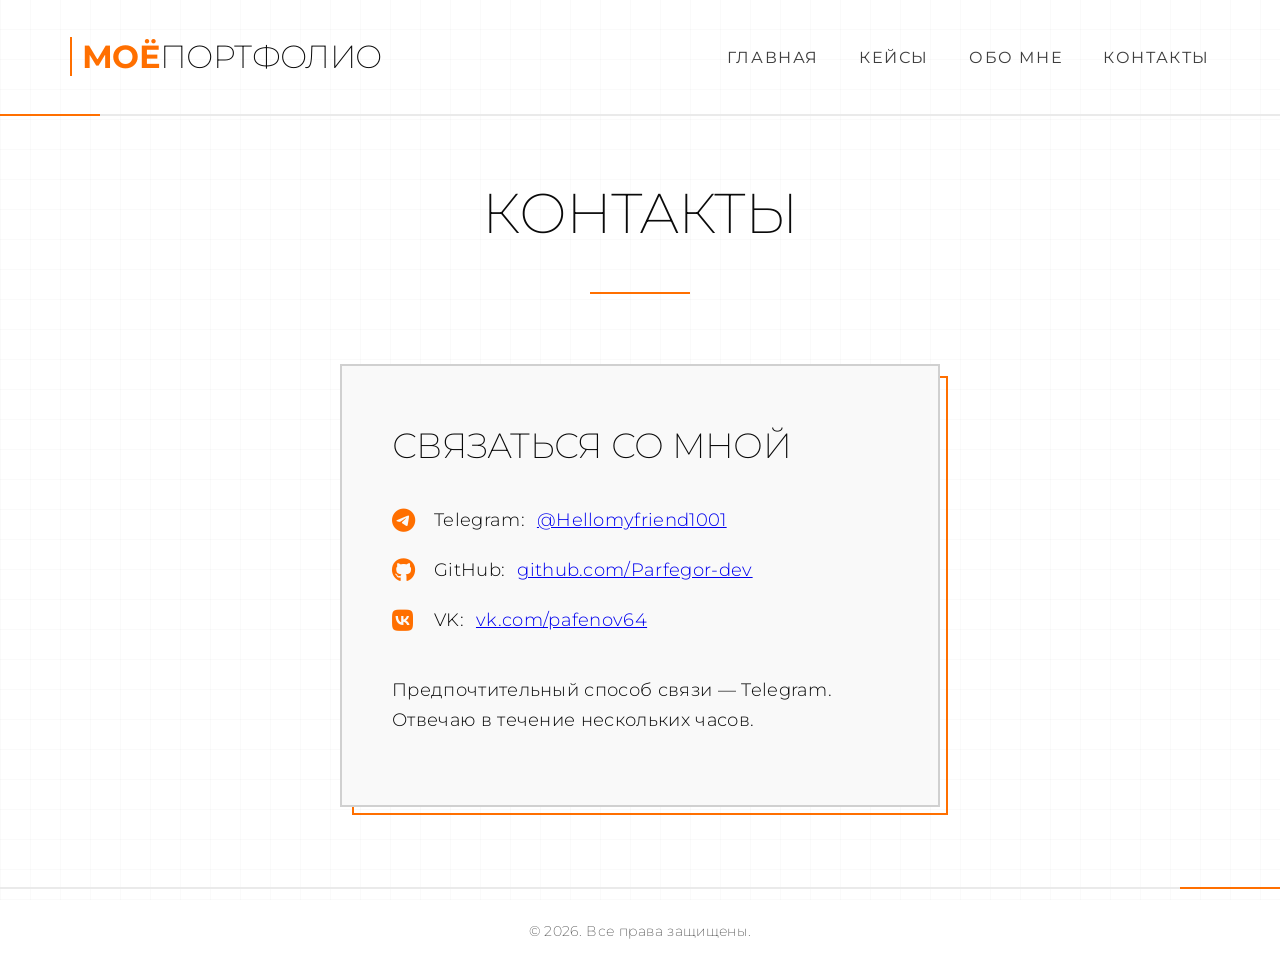
<file: contact.html>
<!DOCTYPE html>
<html lang="ru">
<head>
    <meta charset="UTF-8">
    <meta name="viewport" content="width=device-width, initial-scale=1.0">
    <title>Контакты</title>
    <link rel="stylesheet" href="css/style.css">
    <link rel="stylesheet" href="https://cdnjs.cloudflare.com/ajax/libs/font-awesome/6.0.0-beta3/css/all.min.css">
</head>
<body>
<header>
    <div class="container">
        <div class="logo">
            <a href="index.html"><span>Моё</span>Портфолио</a>
        </div>
        <nav>
            <ul>
                <li><a href="index.html">Главная</a></li>
                <li><a href="cases.html">Кейсы</a></li>
                <li><a href="about.html">Обо мне</a></li>
                <li><a href="contact.html">Контакты</a></li>
            </ul>
        </nav>
    </div>
</header>

<main>
    <div class="container">
        <div class="page-header">
            <h1>Контакты</h1>
            <div class="line"></div>
        </div>

        <div class="contact-grid" style="grid-template-columns: 1fr; max-width: 600px; margin: 0 auto;">
            <div class="contact-info">
                <h2>Связаться со мной</h2>
                <p><i class="fab fa-telegram"></i> Telegram: <a href="https://t.me/Hellomyfriend1001" target="_blank">@Hellomyfriend1001</a></p>
                <p><i class="fab fa-github"></i> GitHub: <a href="https://github.com/Parfegor-dev" target="_blank">github.com/Parfegor-dev</a></p>
                <p><i class="fab fa-vk"></i> VK: <a href="https://vk.com/pafenov64" target="_blank">vk.com/pafenov64</a></p>
                <p style="margin-top: 40px;">Предпочтительный способ связи — Telegram. Отвечаю в течение нескольких часов.</p>
            </div>
        </div>
    </div>
</main>

<footer>
    <div class="container">
        <p>&copy; 2026. Все права защищены.</p>
    </div>
</footer>
</body>

</html>
</file>
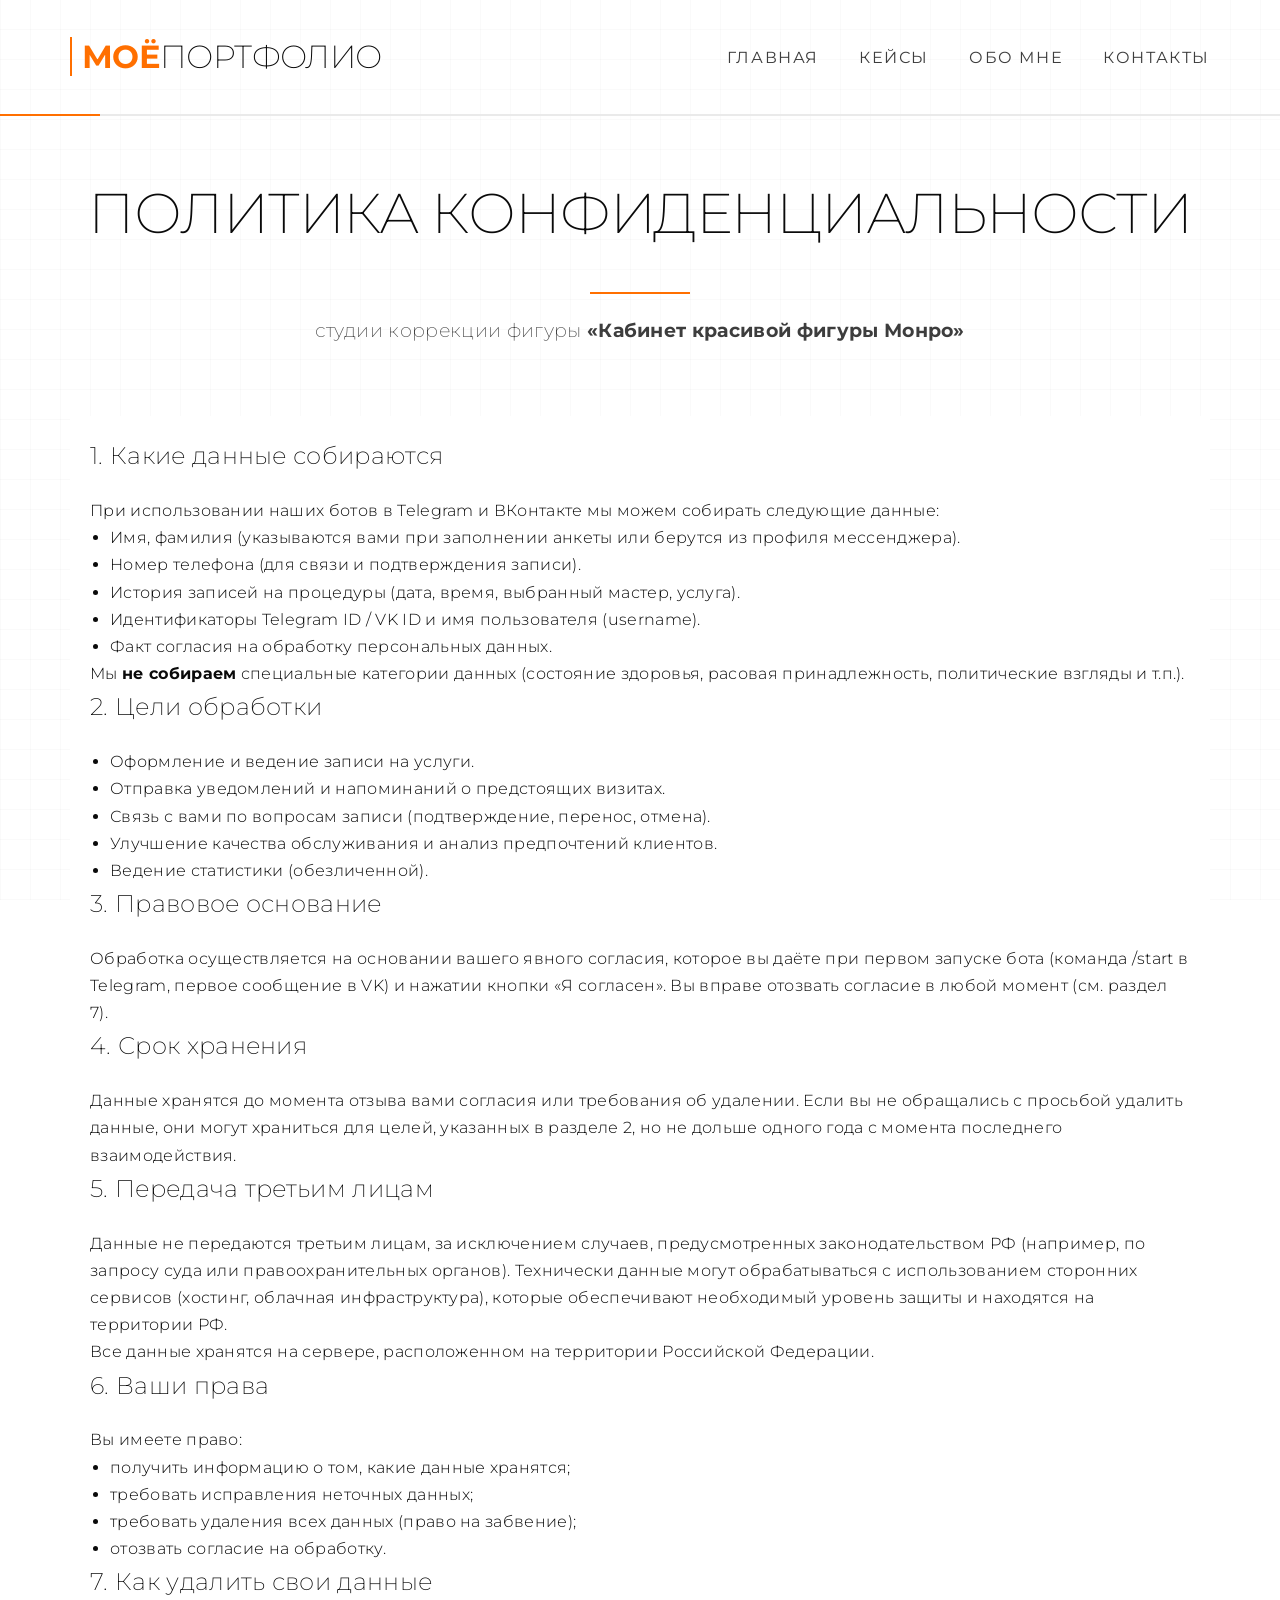
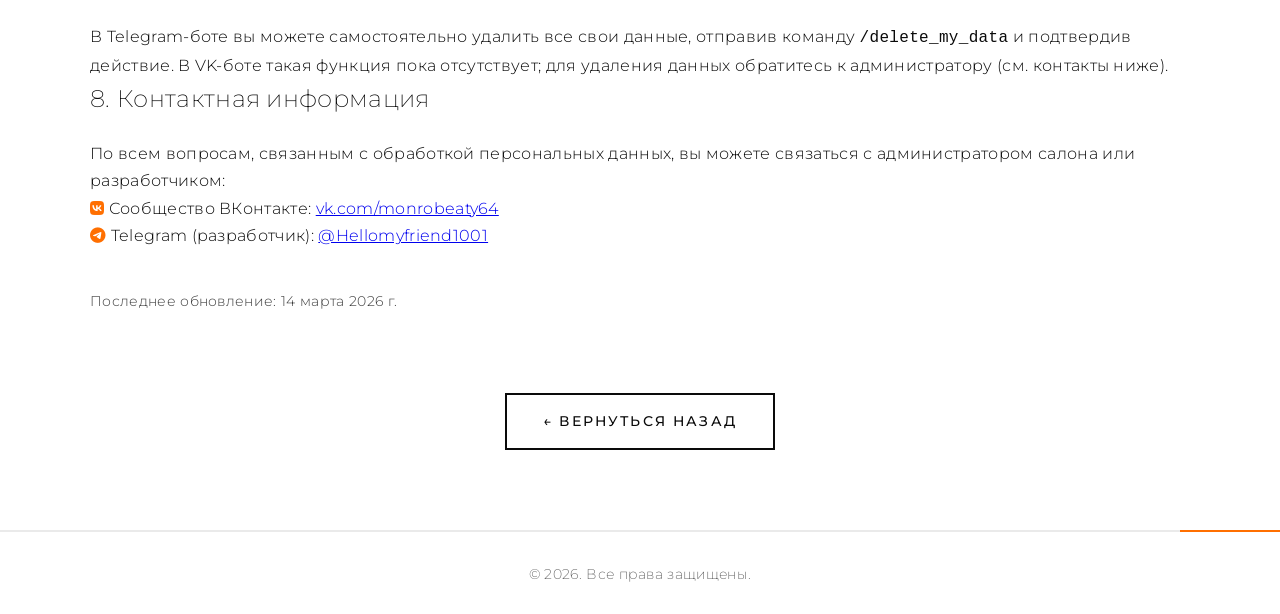
<file: privacy-monro.html>
<!DOCTYPE html>
<html lang="ru">
<head>
    <meta charset="UTF-8">
    <meta name="viewport" content="width=device-width, initial-scale=1.0">
    <title>Политика конфиденциальности | Кабинет красивой фигуры Монро</title>
    <link rel="stylesheet" href="css/style.css">
    <link rel="stylesheet" href="https://cdnjs.cloudflare.com/ajax/libs/font-awesome/6.0.0-beta3/css/all.min.css">
</head>
<body>
<header>
    <div class="container">
        <div class="logo">
            <a href="index.html"><span>Моё</span>Портфолио</a>
        </div>
        <nav>
            <ul>
                <li><a href="index.html">Главная</a></li>
                <li><a href="cases.html">Кейсы</a></li>
                <li><a href="about.html">Обо мне</a></li>
                <li><a href="contact.html">Контакты</a></li>
            </ul>
        </nav>
    </div>
</header>

<main>
    <div class="container">
        <div class="page-header">
            <h1>Политика конфиденциальности</h1>
            <div class="line"></div>
            <p style="font-size: 1.2rem; margin-top: 20px;">студии коррекции фигуры <strong>«Кабинет красивой фигуры Монро»</strong></p>
        </div>

        <div class="card" style="margin-bottom: 40px; border: none; padding: 20px;">
            <h2 style="font-weight: 200; margin-bottom: 20px;">1. Какие данные собираются</h2>
            <p>При использовании наших ботов в Telegram и ВКонтакте мы можем собирать следующие данные:</p>
            <ul style="margin-left: 20px; list-style-type: disc;">
                <li>Имя, фамилия (указываются вами при заполнении анкеты или берутся из профиля мессенджера).</li>
                <li>Номер телефона (для связи и подтверждения записи).</li>
                <li>История записей на процедуры (дата, время, выбранный мастер, услуга).</li>
                <li>Идентификаторы Telegram ID / VK ID и имя пользователя (username).</li>
                <li>Факт согласия на обработку персональных данных.</li>
            </ul>
            <p>Мы <strong>не собираем</strong> специальные категории данных (состояние здоровья, расовая принадлежность, политические взгляды и т.п.).</p>

            <h2 style="font-weight: 200; margin-bottom: 20px;">2. Цели обработки</h2>
            <ul style="margin-left: 20px; list-style-type: disc;">
                <li>Оформление и ведение записи на услуги.</li>
                <li>Отправка уведомлений и напоминаний о предстоящих визитах.</li>
                <li>Связь с вами по вопросам записи (подтверждение, перенос, отмена).</li>
                <li>Улучшение качества обслуживания и анализ предпочтений клиентов.</li>
                <li>Ведение статистики (обезличенной).</li>
            </ul>

            <h2 style="font-weight: 200; margin-bottom: 20px;">3. Правовое основание</h2>
            <p>Обработка осуществляется на основании вашего явного согласия, которое вы даёте при первом запуске бота (команда /start в Telegram, первое сообщение в VK) и нажатии кнопки «Я согласен». Вы вправе отозвать согласие в любой момент (см. раздел 7).</p>

            <h2 style="font-weight: 200; margin-bottom: 20px;">4. Срок хранения</h2>
            <p>Данные хранятся до момента отзыва вами согласия или требования об удалении. Если вы не обращались с просьбой удалить данные, они могут храниться для целей, указанных в разделе 2, но не дольше одного года с момента последнего взаимодействия.</p>

            <h2 style="font-weight: 200; margin-bottom: 20px;">5. Передача третьим лицам</h2>
            <p>Данные не передаются третьим лицам, за исключением случаев, предусмотренных законодательством РФ (например, по запросу суда или правоохранительных органов). Технически данные могут обрабатываться с использованием сторонних сервисов (хостинг, облачная инфраструктура), которые обеспечивают необходимый уровень защиты и находятся на территории РФ.</p>
            <p>Все данные хранятся на сервере, расположенном на территории Российской Федерации.</p>

            <h2 style="font-weight: 200; margin-bottom: 20px;">6. Ваши права</h2>
            <p>Вы имеете право:</p>
            <ul style="margin-left: 20px; list-style-type: disc;">
                <li>получить информацию о том, какие данные хранятся;</li>
                <li>требовать исправления неточных данных;</li>
                <li>требовать удаления всех данных (право на забвение);</li>
                <li>отозвать согласие на обработку.</li>
            </ul>

            <h2 style="font-weight: 200; margin-bottom: 20px;">7. Как удалить свои данные</h2>
            <p>В Telegram-боте вы можете самостоятельно удалить все свои данные, отправив команду <code>/delete_my_data</code> и подтвердив действие. В VK-боте такая функция пока отсутствует; для удаления данных обратитесь к администратору (см. контакты ниже).</p>

            <h2 style="font-weight: 200; margin-bottom: 20px;">8. Контактная информация</h2>
            <p>По всем вопросам, связанным с обработкой персональных данных, вы можете связаться с администратором салона или разработчиком:</p>
            <p><i class="fab fa-vk" style="color: var(--accent);"></i> Сообщество ВКонтакте: <a href="https://vk.com/monrobeaty64" target="_blank">vk.com/monrobeaty64</a></p>
            <p><i class="fab fa-telegram" style="color: var(--accent);"></i> Telegram (разработчик): <a href="https://t.me/Hellomyfriend1001" target="_blank">@Hellomyfriend1001</a></p>
            <p style="margin-top: 40px; font-size: 0.9rem; color: var(--text-secondary);">Последнее обновление: 14 марта 2026 г.</p>
        </div>

        <div style="text-align: center; margin-top: 60px;">
            <a href="javascript:history.back()" class="btn">← Вернуться назад</a>
        </div>
    </div>
</main>

<footer>
    <div class="container">
        <p>&copy; 2026. Все права защищены.</p>
    </div>
</footer>
</body>
</html>
</file>
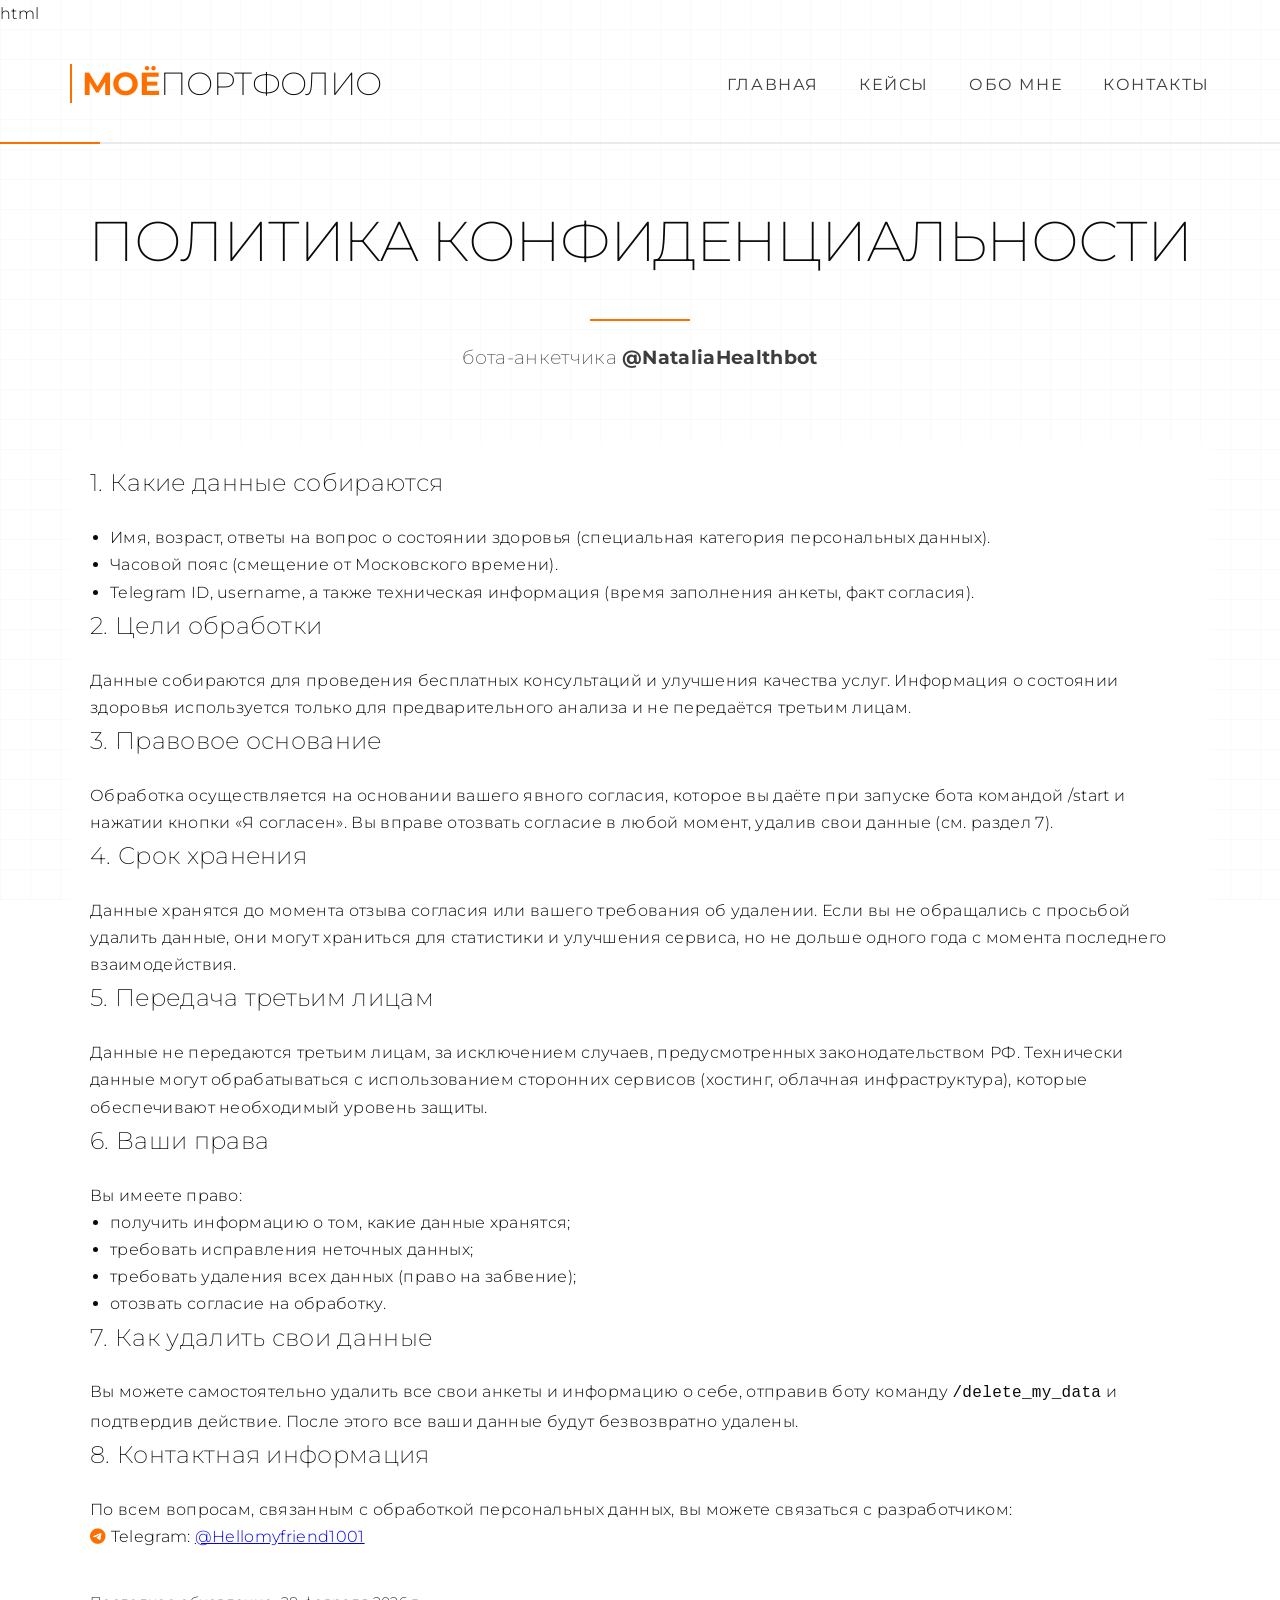
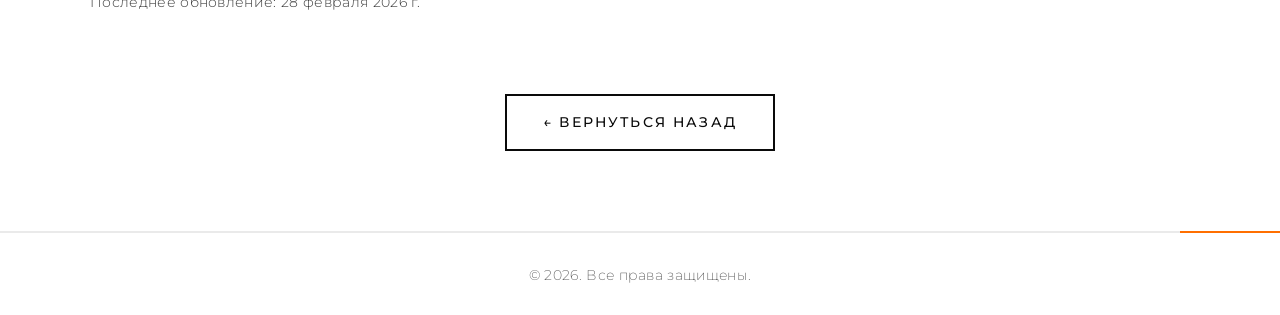
<file: privacy.html>
html

<!DOCTYPE html>
<html lang="ru">
<head>
    <meta charset="UTF-8">
    <meta name="viewport" content="width=device-width, initial-scale=1.0">
    <title>Политика конфиденциальности | Моё портфолио</title>
    <link rel="stylesheet" href="css/style.css">
    <link rel="stylesheet" href="https://cdnjs.cloudflare.com/ajax/libs/font-awesome/6.0.0-beta3/css/all.min.css">
</head>
<body>
<header>
    <div class="container">
        <div class="logo">
            <a href="index.html"><span>Моё</span>Портфолио</a>
        </div>
        <nav>
            <ul>
                <li><a href="index.html">Главная</a></li>
                <li><a href="cases.html">Кейсы</a></li>
                <li><a href="about.html">Обо мне</a></li>
                <li><a href="contact.html">Контакты</a></li>
            </ul>
        </nav>
    </div>
</header>

<main>
    <div class="container">
        <div class="page-header">
            <h1>Политика конфиденциальности</h1>
            <div class="line"></div>
            <p style="font-size: 1.2rem; margin-top: 20px;">бота-анкетчика <strong>@NataliaHealthbot</strong></p>
        </div>

        <div class="card" style="margin-bottom: 40px; border: none; padding: 20px;">
            <h2 style="font-weight: 200; margin-bottom: 20px;">1. Какие данные собираются</h2>
            <ul style="margin-left: 20px; list-style-type: disc;">
                <li>Имя, возраст, ответы на вопрос о состоянии здоровья (специальная категория персональных данных).</li>
                <li>Часовой пояс (смещение от Московского времени).</li>
                <li>Telegram ID, username, а также техническая информация (время заполнения анкеты, факт согласия).</li>
            </ul>

            <h2 style="font-weight: 200; margin-bottom: 20px;">2. Цели обработки</h2>
            <p>Данные собираются для проведения бесплатных консультаций и улучшения качества услуг. Информация о состоянии здоровья используется только для предварительного анализа и не передаётся третьим лицам.</p>

            <h2 style="font-weight: 200; margin-bottom: 20px;">3. Правовое основание</h2>
            <p>Обработка осуществляется на основании вашего явного согласия, которое вы даёте при запуске бота командой /start и нажатии кнопки «Я согласен». Вы вправе отозвать согласие в любой момент, удалив свои данные (см. раздел 7).</p>

            <h2 style="font-weight: 200; margin-bottom: 20px;">4. Срок хранения</h2>
            <p>Данные хранятся до момента отзыва согласия или вашего требования об удалении. Если вы не обращались с просьбой удалить данные, они могут храниться для статистики и улучшения сервиса, но не дольше одного года с момента последнего взаимодействия.</p>

            <h2 style="font-weight: 200; margin-bottom: 20px;">5. Передача третьим лицам</h2>
            <p>Данные не передаются третьим лицам, за исключением случаев, предусмотренных законодательством РФ. Технически данные могут обрабатываться с использованием сторонних сервисов (хостинг, облачная инфраструктура), которые обеспечивают необходимый уровень защиты.</p>

            <h2 style="font-weight: 200; margin-bottom: 20px;">6. Ваши права</h2>
            <p>Вы имеете право:</p>
            <ul style="margin-left: 20px; list-style-type: disc;">
                <li>получить информацию о том, какие данные хранятся;</li>
                <li>требовать исправления неточных данных;</li>
                <li>требовать удаления всех данных (право на забвение);</li>
                <li>отозвать согласие на обработку.</li>
            </ul>

            <h2 style="font-weight: 200; margin-bottom: 20px;">7. Как удалить свои данные</h2>
            <p>Вы можете самостоятельно удалить все свои анкеты и информацию о себе, отправив боту команду <code>/delete_my_data</code> и подтвердив действие. После этого все ваши данные будут безвозвратно удалены.</p>

            <h2 style="font-weight: 200; margin-bottom: 20px;">8. Контактная информация</h2>
            <p>По всем вопросам, связанным с обработкой персональных данных, вы можете связаться с разработчиком:</p>
            <p><i class="fab fa-telegram" style="color: var(--accent);"></i> Telegram: <a href="https://t.me/Hellomyfriend1001" target="_blank">@Hellomyfriend1001</a></p>
            <p style="margin-top: 40px; font-size: 0.9rem; color: var(--text-secondary);">Последнее обновление: 28 февраля 2026 г.</p>
        </div>

        <div style="text-align: center; margin-top: 60px;">
            <a href="javascript:history.back()" class="btn">← Вернуться назад</a>
        </div>
    </div>
</main>

<footer>
    <div class="container">
        <p>&copy; 2026. Все права защищены.</p>
    </div>
</footer>
</body>
</html>
</file>
<file: css/style.css>
/* css/style.css — Геометрический минимализм */

/* Fonts */
@import url('https://fonts.googleapis.com/css2?family=Montserrat:wght@200;300;400;500;600;700&family=JetBrains+Mono:wght@400;500&display=swap');

/* Variables */
:root {
    --bg: #ffffff;
    --text-primary: #0a0a0a;
    --text-secondary: #3d3d3d;
    --accent: #FF6F00;
    --accent-dark: #e05e00;
    --border: #d0d0d0;
    --card-bg: #ffffff;
    --header-border: #eaeaea;
    --grid-color: rgba(0,0,0,0.02);
}

/* Reset */
* {
    margin: 0;
    padding: 0;
    box-sizing: border-box;
}

body {
    font-family: 'Montserrat', sans-serif;
    background-color: var(--bg);
    color: var(--text-primary);
    line-height: 1.7;
    font-weight: 300;
    font-size: 16px;
    letter-spacing: 0.02em;
    display: flex;
    flex-direction: column;
    min-height: 100vh;
    position: relative;
}

/* Геометрический фон (тонкая сетка) */
body::before {
    content: '';
    position: fixed;
    top: 0;
    left: 0;
    width: 100%;
    height: 100%;
    background-image:
        repeating-linear-gradient(0deg, var(--grid-color) 0px, var(--grid-color) 1px, transparent 1px, transparent 30px),
        repeating-linear-gradient(90deg, var(--grid-color) 0px, var(--grid-color) 1px, transparent 1px, transparent 30px);
    pointer-events: none;
    z-index: 0;
}

.container {
    max-width: 1200px;
    margin: 0 auto;
    padding: 0 30px;
    position: relative;
    z-index: 1;
}

/* Header */
header {
    padding: 30px 0;
    border-bottom: 2px solid var(--header-border);
    margin-bottom: 50px;
    position: relative;
}

header::after {
    content: '';
    position: absolute;
    bottom: -2px;
    left: 0;
    width: 100px;
    height: 2px;
    background-color: var(--accent);
}

header .container {
    display: flex;
    justify-content: space-between;
    align-items: center;
}

.logo a {
    font-size: 2rem;
    font-weight: 200;
    color: var(--text-primary);
    text-decoration: none;
    letter-spacing: -0.02em;
    text-transform: uppercase;
}

.logo span {
    font-weight: 700;
    color: var(--accent);
    border-left: 2px solid var(--accent);
    padding-left: 10px;
}

nav ul {
    display: flex;
    list-style: none;
    gap: 40px;
}

nav a {
    text-decoration: none;
    color: var(--text-secondary);
    font-weight: 400;
    font-size: 1rem;
    transition: color 0.2s ease;
    letter-spacing: 0.1em;
    text-transform: uppercase;
    padding: 5px 0;
    border-bottom: 2px solid transparent;
}

nav a:hover {
    color: var(--accent);
    border-bottom-color: var(--accent);
}

/* Main */
main {
    flex: 1;
    padding-bottom: 80px;
}

/* Footer */
footer {
    border-top: 2px solid var(--header-border);
    padding: 30px 0;
    text-align: center;
    color: var(--text-secondary);
    font-weight: 200;
    font-size: 0.9rem;
    position: relative;
}

footer::before {
    content: '';
    position: absolute;
    top: -2px;
    right: 0;
    width: 100px;
    height: 2px;
    background-color: var(--accent);
}

/* Buttons */
.btn {
    display: inline-block;
    padding: 14px 36px;
    font-weight: 500;
    text-decoration: none;
    text-transform: uppercase;
    letter-spacing: 0.15em;
    font-size: 0.9rem;
    border: 2px solid var(--text-primary);
    background-color: transparent;
    color: var(--text-primary);
    transition: all 0.2s ease;
    cursor: pointer;
    text-align: center;
}

.btn:hover {
    background-color: var(--text-primary);
    color: white;
    border-color: var(--text-primary);
}

.btn-outline {
    border-color: var(--accent);
    color: var(--accent);
}

.btn-outline:hover {
    background-color: var(--accent);
    color: white;
    border-color: var(--accent);
}

/* Hero section */
.hero {
    text-align: center;
    padding: 40px 0 80px;
    position: relative;
}

.hero::before,
.hero::after {
    content: '';
    position: absolute;
    left: 50%;
    transform: translateX(-50%);
    width: 1px;
    height: 60px;
    background-color: var(--accent);
}

.hero::before {
    top: -20px;
}

.hero::after {
    bottom: -20px;
}

.hero h1 {
    font-size: 5rem;
    font-weight: 200;
    margin-bottom: 20px;
    line-height: 1.1;
    text-transform: uppercase;
    letter-spacing: -0.02em;
}

.hero h1 span {
    font-weight: 700;
    color: var(--accent);
    display: block;
}

.hero p {
    font-size: 1.4rem;
    color: var(--text-secondary);
    max-width: 800px;
    margin: 0 auto 50px;
    font-weight: 200;
    line-height: 1.5;
}

.hero-buttons {
    display: flex;
    gap: 20px;
    justify-content: center;
    flex-wrap: wrap;
}

.hero-buttons .btn {
    min-width: 220px;
}

/* Cards (проекты) */
.card-grid {
    display: grid;
    grid-template-columns: repeat(auto-fit, minmax(450px, 1fr));
    gap: 50px;
    margin: 70px 0;
}

.card {
    background: var(--card-bg);
    border: 2px solid var(--border);
    padding: 35px;
    transition: all 0.3s ease;
    position: relative;
}

.card::before {
    content: '';
    position: absolute;
    top: 10px;
    left: 10px;
    right: -10px;
    bottom: -10px;
    border: 2px solid var(--accent);
    z-index: -1;
    opacity: 0;
    transition: opacity 0.3s ease;
}

.card:hover {
    border-color: var(--accent);
    transform: translate(-5px, -5px);
}

.card:hover::before {
    opacity: 1;
}

.card-image {
    height: 220px;
    margin-bottom: 25px;
    overflow: hidden;
    background-color: #f5f5f5;
    display: flex;
    align-items: center;
    justify-content: center;
    color: var(--accent);
    font-size: 5rem;
    border: 2px solid var(--border);
}

.card-image img {
    width: 100%;
    height: 100%;
    object-fit: cover;
}

.card-content h3 {
    font-size: 2rem;
    font-weight: 200;
    margin-bottom: 15px;
    letter-spacing: -0.02em;
    text-transform: uppercase;
    border-left: 3px solid var(--accent);
    padding-left: 15px;
}

.card-content p {
    color: var(--text-secondary);
    margin-bottom: 25px;
    font-weight: 300;
}

.card-tags {
    display: flex;
    flex-wrap: wrap;
    gap: 10px;
    margin-bottom: 25px;
}

.tag {
    background-color: transparent;
    border: 1px solid var(--border);
    padding: 4px 12px;
    font-size: 0.8rem;
    font-weight: 400;
    color: var(--text-secondary);
    text-transform: uppercase;
    letter-spacing: 0.05em;
    font-family: 'JetBrains Mono', monospace;
}

.card-link {
    display: inline-block;
    color: var(--accent);
    text-decoration: none;
    font-weight: 500;
    text-transform: uppercase;
    letter-spacing: 0.15em;
    font-size: 0.9rem;
    border-bottom: 2px solid transparent;
    transition: border-color 0.2s ease;
    padding-bottom: 2px;
}

.card-link:hover {
    border-bottom-color: var(--accent);
}

/* Page header */
.page-header {
    margin-bottom: 70px;
    text-align: center;
    position: relative;
}

.page-header h1 {
    font-size: 3.5rem;
    font-weight: 200;
    margin-bottom: 15px;
    text-transform: uppercase;
    letter-spacing: -0.02em;
}

.page-header p {
    font-size: 1.3rem;
    color: var(--text-secondary);
    max-width: 700px;
    margin: 0 auto;
    font-weight: 200;
}

.page-header .line {
    width: 100px;
    height: 2px;
    background-color: var(--accent);
    margin: 30px auto 0;
}

/* About page */
.about-content {
    display: grid;
    grid-template-columns: 1fr 2fr;
    gap: 70px;
    align-items: start;
}

.about-image {
    border: 2px solid var(--border);
    padding: 10px;
    background-color: #fff;
}

.about-image img {
    width: 100%;
    display: block;
    border: 1px solid var(--border);
}

.about-text p {
    margin-bottom: 25px;
    font-weight: 300;
}

.about-text ul {
    list-style: none;
    margin: 35px 0;
}

.about-text li {
    margin-bottom: 12px;
    display: flex;
    align-items: center;
    gap: 12px;
    font-weight: 300;
}

.about-text i {
    color: var(--accent);
    width: 24px;
    font-size: 1.3rem;
}

/* Contact page */
.contact-grid {
    display: grid;
    grid-template-columns: 1fr 1fr;
    gap: 70px;
}

.contact-info {
    background-color: #f9f9f9;
    padding: 50px;
    border: 2px solid var(--border);
    position: relative;
}

.contact-info::before {
    content: '';
    position: absolute;
    top: 10px;
    left: 10px;
    right: -10px;
    bottom: -10px;
    border: 2px solid var(--accent);
    z-index: -1;
}

.contact-info h2 {
    font-size: 2.2rem;
    font-weight: 200;
    margin-bottom: 30px;
    text-transform: uppercase;
    letter-spacing: -0.02em;
}

.contact-info p {
    margin-bottom: 20px;
    display: flex;
    align-items: center;
    gap: 12px;
    font-weight: 300;
    font-size: 1.1rem;
}

.contact-info i {
    color: var(--accent);
    width: 30px;
    font-size: 1.5rem;
}

.contact-form {
    border: 2px solid var(--border);
    padding: 50px;
    background-color: #fff;
}

.contact-form h2 {
    font-size: 2.2rem;
    font-weight: 200;
    margin-bottom: 30px;
    text-transform: uppercase;
    letter-spacing: -0.02em;
}

.form-group {
    margin-bottom: 30px;
}

.form-group label {
    display: block;
    margin-bottom: 8px;
    font-weight: 400;
    text-transform: uppercase;
    font-size: 0.8rem;
    letter-spacing: 0.1em;
    color: var(--text-secondary);
}

.form-group input,
.form-group textarea {
    width: 100%;
    padding: 10px 0;
    border: none;
    border-bottom: 2px solid var(--border);
    font-family: inherit;
    font-size: 1rem;
    background: transparent;
    transition: border-color 0.3s;
}

.form-group input:focus,
.form-group textarea:focus {
    outline: none;
    border-bottom-color: var(--accent);
}

.form-group textarea {
    min-height: 120px;
    resize: vertical;
}

/* Responsive */
@media (max-width: 768px) {
    .container {
        padding: 0 20px;
    }

    header .container {
        flex-direction: column;
        gap: 20px;
        align-items: flex-start;
    }

    nav ul {
        gap: 20px;
        flex-wrap: wrap;
    }

    .hero h1 {
        font-size: 3rem;
    }

    .hero p {
        font-size: 1.2rem;
    }

    .card-grid {
        grid-template-columns: 1fr;
        gap: 40px;
    }

    .card {
        padding: 25px;
    }

    .card-image {
        height: 180px;
    }

    .about-content,
    .contact-grid {
        grid-template-columns: 1fr;
        gap: 40px;
    }

    .about-image {
        max-width: 300px;
        margin: 0 auto;
    }

    .contact-info,
    .contact-form {
        padding: 30px;
    }

    .contact-info::before {
        display: none;
    }

    .hero-buttons .btn {
        min-width: 180px;
    }
}

/* Дополнительные геометрические акценты */
.divider {
    width: 100%;
    height: 2px;
    background: linear-gradient(90deg, var(--accent) 0%, var(--border) 100%);
    margin: 40px 0;
}

.geo-box {
    border: 2px solid var(--border);
    padding: 20px;
    position: relative;
}

.geo-box::after {
    content: '';
    position: absolute;
    top: 5px;
    left: 5px;
    right: -5px;
    bottom: -5px;
    border: 2px solid var(--accent);
    z-index: -1;
}
</file>
